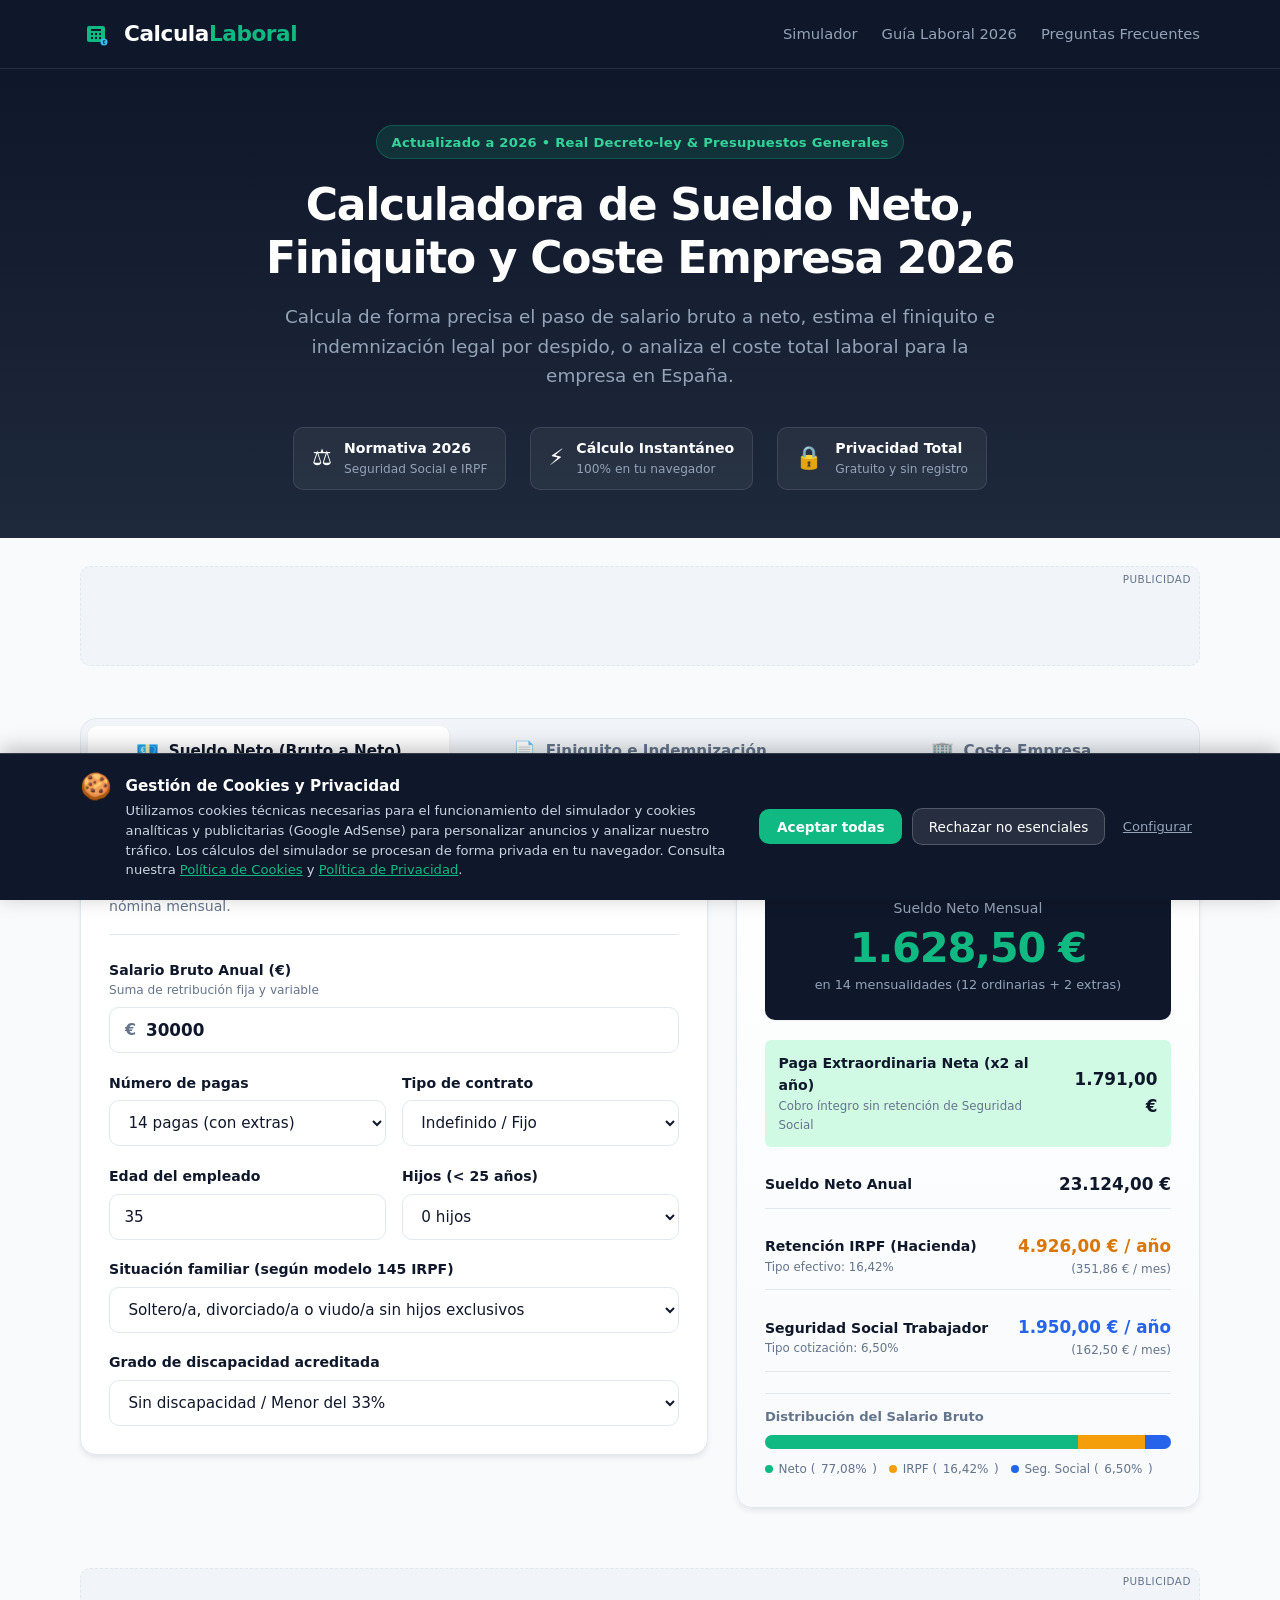
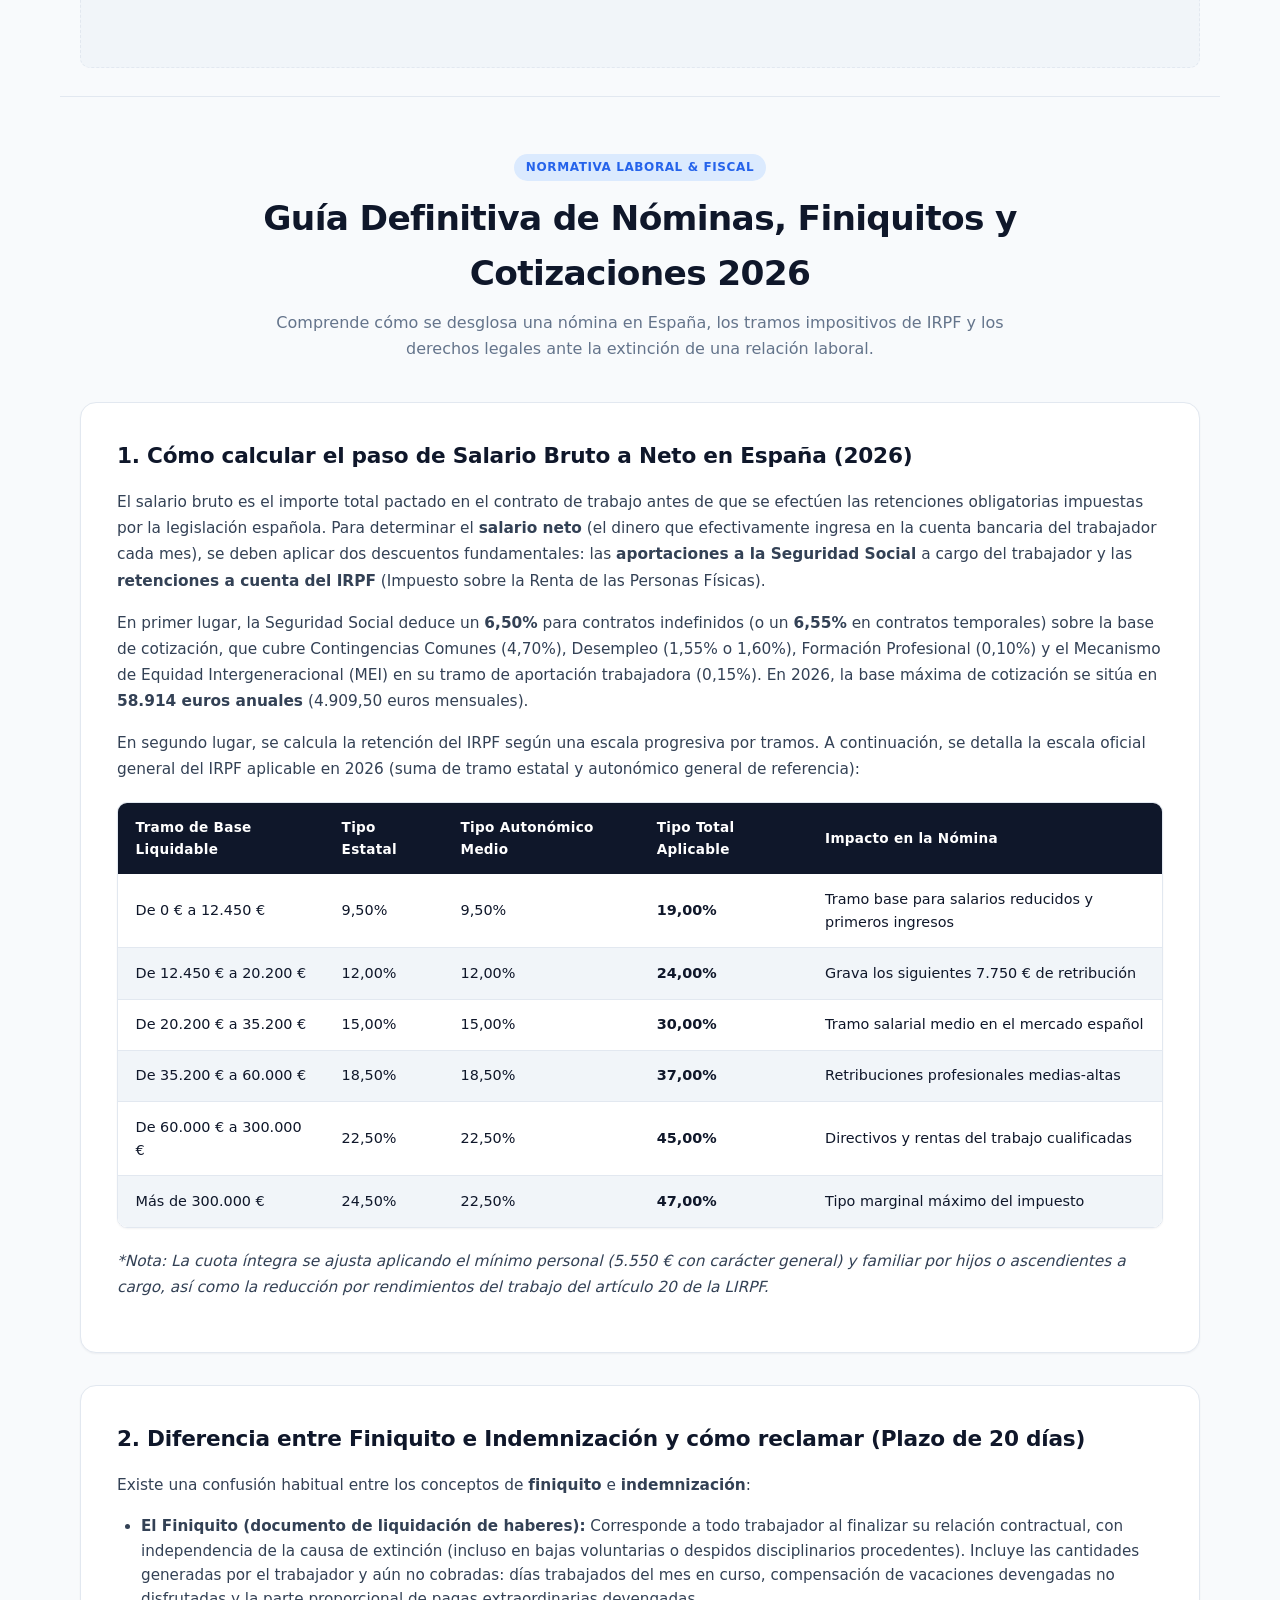
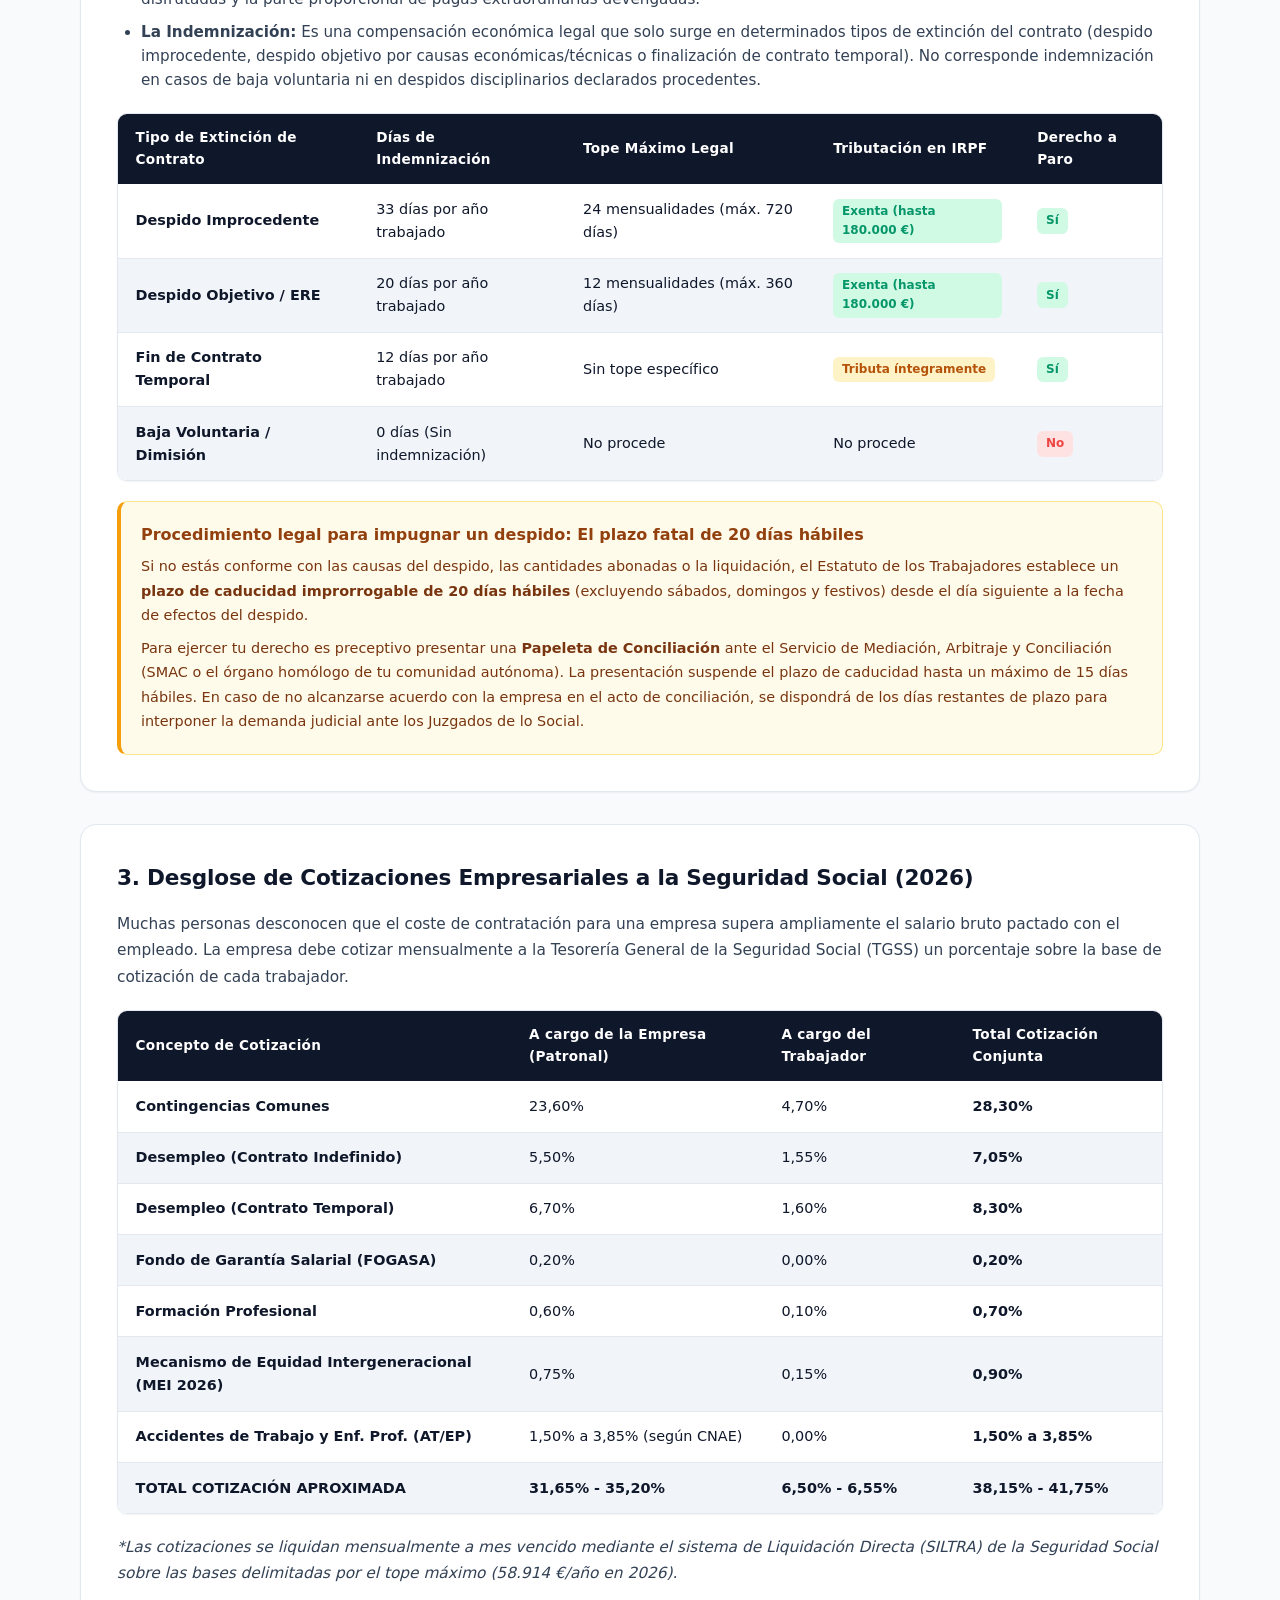
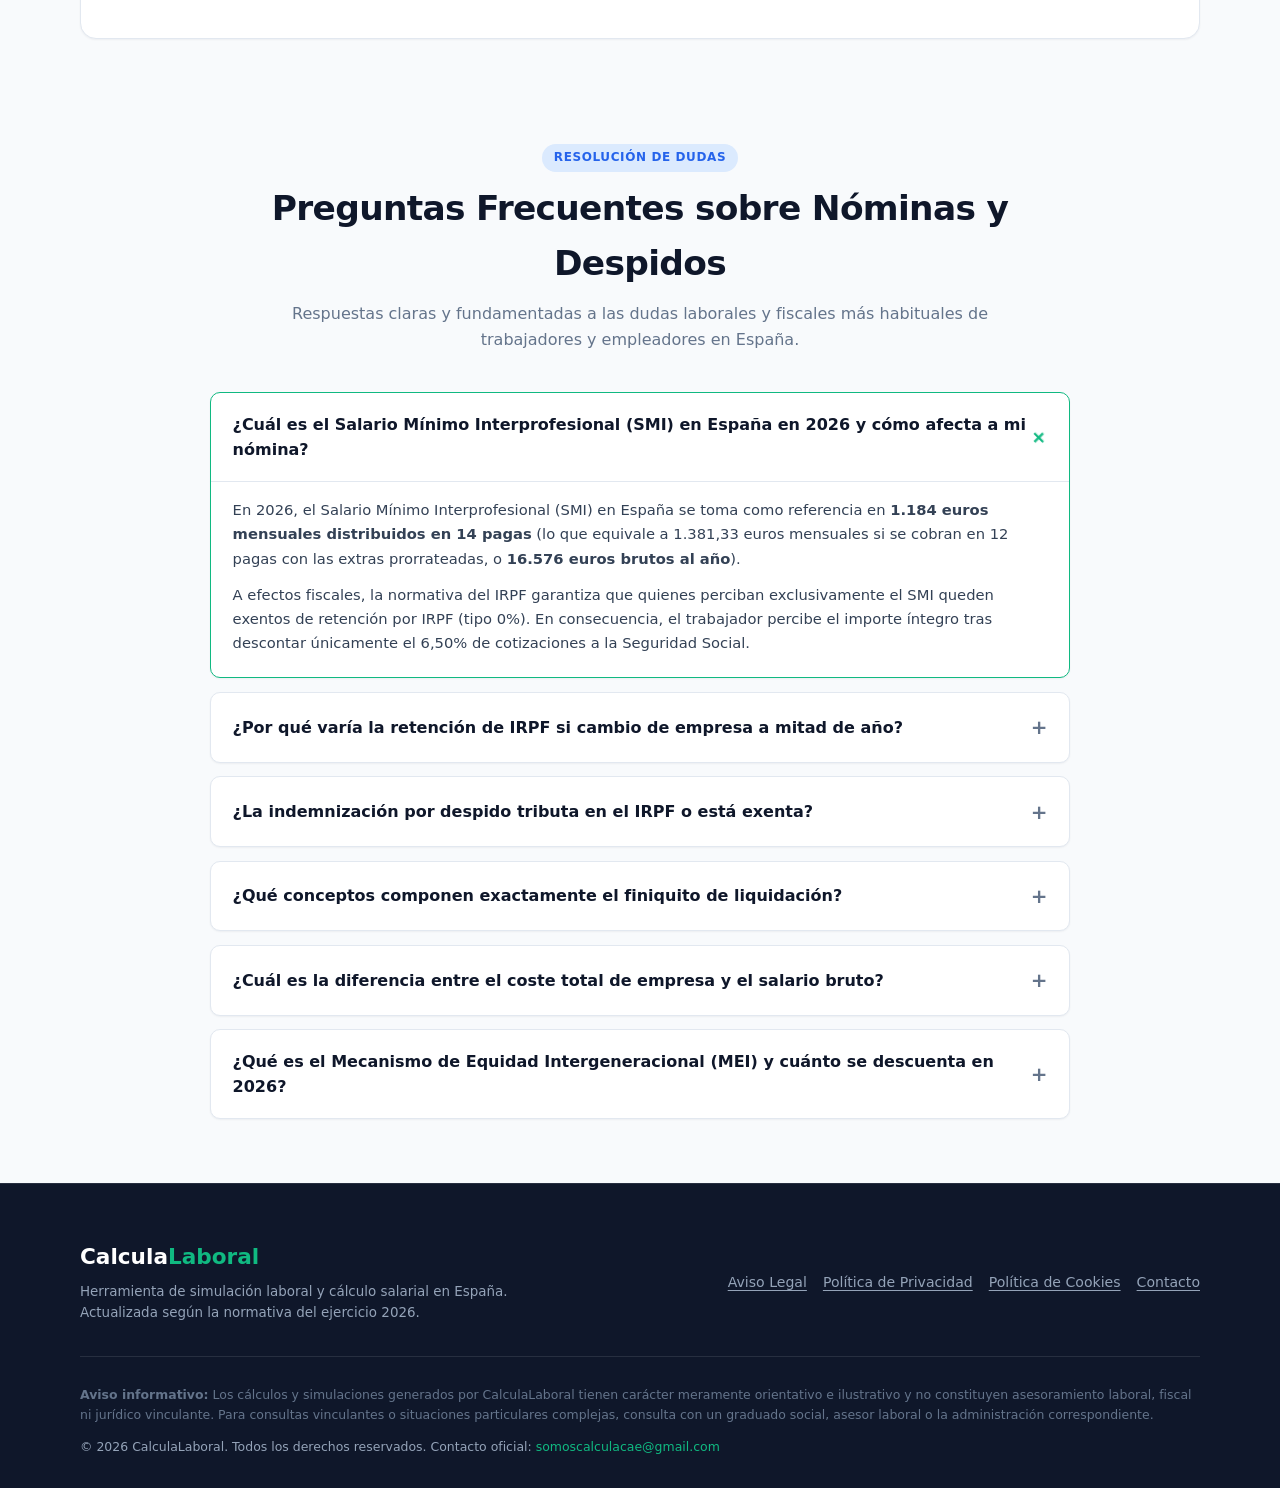
<file: index.html>
<!DOCTYPE html>
<html lang="es">
<head>
  <meta charset="UTF-8">
  <meta name="viewport" content="width=device-width, initial-scale=1.0">
  <title>Calculadora de Sueldo Neto, Finiquito y Coste Empresa 2026 | CalculaLaboral</title>
  <meta name="description" content="Calculadora laboral online actualizada a la normativa de 2026 en España. Calcula tu sueldo neto mensual y anual, tu finiquito e indemnización por despido y el coste real de empresa con IRPF y Seguridad Social.">
  <meta name="keywords" content="calculadora sueldo neto 2026, calcular finiquito españa, coste empresa trabajador 2026, retencion irpf 2026, indemnizacion despido, seguridad social 2026">
  <meta name="author" content="CalculaLaboral">
  <meta name="robots" content="index, follow">
  <link rel="canonical" href="https://calculalaboral.es/">

  <!-- Open Graph / Redes Sociales -->
  <meta property="og:type" content="website">
  <meta property="og:url" content="https://calculalaboral.es/">
  <meta property="og:title" content="Calculadora de Sueldo Neto, Finiquito y Coste Empresa 2026 | CalculaLaboral">
  <meta property="og:description" content="Simula al instante tu sueldo neto, finiquito por despido y coste total de empresa con la normativa laboral y fiscal española de 2026.">
  <meta property="og:locale" content="es_ES">

  <!-- Favicon SVG en línea -->
  <link rel="icon" type="image/svg+xml" href="data:image/svg+xml,%3Csvg xmlns='http://www.w3.org/2000/svg' viewBox='0 0 64 64'%3E%3Crect width='64' height='64' rx='14' fill='%230f172a'/%3E%3Cpath d='M18 16h28a4 4 0 0 1 4 4v24a4 4 0 0 1-4 4H18a4 4 0 0 1-4-4V20a4 4 0 0 1 4-4zm4 6v4h20v-4H22zm0 8v4h4v-4h-4zm8 0v4h4v-4h-4zm8 0v4h4v-4h-4zm-16 8v4h4v-4h-4zm8 0v4h4v-4h-4zm8 0v4h4v-4h-4z' fill='%2310b981'/%3E%3Ccircle cx='48' cy='48' r='7' fill='%2338bdf8'/%3E%3Ctext x='48' y='51' font-size='10' font-weight='bold' fill='%230f172a' text-anchor='middle' font-family='sans-serif'%3E€%3C/text%3E%3C/svg%3E">

  <!-- Hoja de estilos externa -->
  <link rel="stylesheet" href="styles.css">

  <!-- Verificación y Carga Segura de Google AdSense (Solo en HTTP/HTTPS para evitar bloqueo de AdSense en file://) -->
  <meta name="google-adsense-account" content="ca-pub-9732067719981961">
  <script>
    if (window.location.protocol === 'http:' || window.location.protocol === 'https:') {
      var adScript = document.createElement('script');
      adScript.async = true;
      adScript.src = 'https://pagead2.googlesyndication.com/pagead/js/adsbygoogle.js?client=ca-pub-9732067719981961';
      adScript.crossOrigin = 'anonymous';
      document.head.appendChild(adScript);
    }
  </script>

  <!-- Datos Estructurados Schema.org (JSON-LD) -->
  <script type="application/ld+json">
  {
    "@context": "https://schema.org",
    "@graph": [
      {
        "@type": "WebApplication",
        "@id": "https://calculalaboral.es/#webapp",
        "name": "CalculaLaboral - Calculadora Laboral España 2026",
        "url": "https://calculalaboral.es/",
        "applicationCategory": "FinanceApplication",
        "operatingSystem": "All",
        "browserRequirements": "Requires JavaScript. Requires HTML5.",
        "description": "Calculadora laboral interactiva para simular el salario neto de bruto a neto, finiquito e indemnizaciones por despido y coste total de empresa en España según la normativa 2026.",
        "offers": {
          "@type": "Offer",
          "price": "0",
          "priceCurrency": "EUR"
        }
      },
      {
        "@type": "FAQPage",
        "@id": "https://calculalaboral.es/#faq",
        "mainEntity": [
          {
            "@type": "Question",
            "name": "¿Cuál es el Salario Mínimo Interprofesional (SMI) en España en 2026 y cómo afecta a mi nómina?",
            "acceptedAnswer": {
              "@type": "Answer",
              "text": "El Salario Mínimo Interprofesional (SMI) en España en 2026 se sitúa de referencia en 1.184 € brutos mensuales en 14 pagas (1.381,33 € en 12 pagas, lo que equivale a 16.576 € brutos anuales). La normativa del IRPF exime de retención a quienes perciben el SMI sin ingresos adicionales, garantizando que el salario mínimo se cobre íntegro en términos netos sin descuento fiscal, cotizando únicamente el porcentaje correspondiente a la Seguridad Social."
            }
          },
          {
            "@type": "Question",
            "name": "¿Por qué varía la retención de IRPF si cambio de empresa a mitad de año?",
            "acceptedAnswer": {
              "@type": "Answer",
              "text": "Cuando cambias de empresa durante el año, la nueva empresa calcula tu tipo de retención basándose exclusivamente en lo que te va a pagar ella hasta final de año, no en lo que cobraste en la anterior. Por ello suele aplicar un tipo de IRPF inferior al que te corresponde por tus ingresos totales anuales. Al haber tenido dos pagadores, el límite obligatorio para presentar la Declaración de la Renta baja a 15.876 € anuales (si del segundo cobraste más de 1.500 €), lo que suele generar un resultado a pagar en la campaña de la Renta si no solicitas voluntariamente a tu nueva empresa subir tu retención."
            }
          },
          {
            "@type": "Question",
            "name": "¿La indemnización por despido tributa en el IRPF o está exenta?",
            "acceptedAnswer": {
              "@type": "Answer",
              "text": "Según el artículo 7.e de la Ley del IRPF, la indemnización por despido improcedente (33 días por año con tope de 24 mensualidades) y despido objetivo (20 días por año con tope de 12 mensualidades) está 100% exenta de tributar en el IRPF hasta el límite legal obligatorio fijado en el Estatuto de los Trabajadores, con un límite máximo absoluto de 180.000 euros. Cualquier importe acordado por encima del límite legal o que supere los 180.000 € tributará como rendimiento del trabajo."
            }
          },
          {
            "@type": "Question",
            "name": "¿Qué conceptos componen exactamente el finiquito de liquidación?",
            "acceptedAnswer": {
              "@type": "Answer",
              "text": "El finiquito está integrado por: 1) Los días trabajados del mes en el que se produce la baja y aún no cobrados; 2) La compensación económica por los días de vacaciones devengados en el año natural que no se hayan disfrutado (cotizan a la Seguridad Social y tributan a IRPF); y 3) La parte proporcional de las pagas extraordinarias devengadas y no percibidas (en contratos con pagas no prorrateadas). A esto se suma, si procede, la indemnización por despido correspondiente."
            }
          },
          {
            "@type": "Question",
            "name": "¿Cuál es la diferencia entre el coste total de empresa y el salario bruto?",
            "acceptedAnswer": {
              "@type": "Answer",
              "text": "El salario bruto es la remuneración íntegra pactada con el empleado antes de practicar deducciones. El coste total de empresa representa el gasto real que asume la compañía, que es la suma del salario bruto más las cotizaciones empresariales obligatorias a la Seguridad Social (contingencias comunes 23,60%, desempleo 5,50% o 6,70%, FOGASA 0,20%, formación profesional 0,60%, MEI patronal 0,75% y accidentes de trabajo/enfermedades profesionales según el sector). Por lo general, el coste total de empresa supera al salario bruto entre un 30% y un 35%."
            }
          },
          {
            "@type": "Question",
            "name": "¿Qué es el Mecanismo de Equidad Intergeneracional (MEI) y cuánto se descuenta en 2026?",
            "acceptedAnswer": {
              "@type": "Answer",
              "text": "El Mecanismo de Equidad Intergeneracional (MEI) es una cotización finalista introducida por la reforma de las pensiones para nutrir el Fondo de Reserva de la Seguridad Social. En el ejercicio 2026 se sitúa en un tipo total del 0,90% sobre la base de cotización de contingencias comunes, desglosado en un 0,75% a cargo de la empresa y un 0,15% a cargo del trabajador. Se aplica a todas las nóminas sin excepción."
            }
          }
        ]
      }
    ]
  }
  </script>
</head>
<body>

  <!-- Barra de Navegación -->
  <header class="site-header">
    <div class="header-inner container">
      <a href="#" class="brand-logo" aria-label="CalculaLaboral Inicio">
        <svg class="brand-icon" viewBox="0 0 64 64" width="32" height="32" aria-hidden="true">
          <rect width="64" height="64" rx="14" fill="#0f172a"/>
          <path d="M18 16h28a4 4 0 0 1 4 4v24a4 4 0 0 1-4 4H18a4 4 0 0 1-4-4V20a4 4 0 0 1 4-4zm4 6v4h20v-4H22zm0 8v4h4v-4h-4zm8 0v4h4v-4h-4zm8 0v4h4v-4h-4zm-16 8v4h4v-4h-4zm8 0v4h4v-4h-4zm8 0v4h4v-4h-4z" fill="#10b981"/>
          <circle cx="48" cy="48" r="7" fill="#38bdf8"/>
          <text x="48" y="51" font-size="10" font-weight="bold" fill="#0f172a" text-anchor="middle" font-family="sans-serif">€</text>
        </svg>
        <span class="brand-text">Calcula<span class="brand-accent">Laboral</span></span>
      </a>

      <nav class="site-nav" aria-label="Navegación principal">
        <a href="#simulador" class="nav-link">Simulador</a>
        <a href="#guia" class="nav-link">Guía Laboral 2026</a>
        <a href="#preguntas-frecuentes" class="nav-link">Preguntas Frecuentes</a>
      </nav>
    </div>
  </header>

  <!-- Sección Hero -->
  <section class="hero-section">
    <div class="container hero-content">
      <span class="hero-badge">Actualizado a 2026 &bull; Real Decreto-ley &amp; Presupuestos Generales</span>
      <h1 class="hero-title">Calculadora de Sueldo Neto, Finiquito y Coste Empresa 2026</h1>
      <p class="hero-subtitle">
        Calcula de forma precisa el paso de salario bruto a neto, estima el finiquito e indemnización legal por despido, o analiza el coste total laboral para la empresa en España.
      </p>

      <div class="trust-badges">
        <div class="trust-badge">
          <span class="trust-icon" aria-hidden="true">⚖️</span>
          <div class="trust-text">
            <strong>Normativa 2026</strong>
            <span>Seguridad Social e IRPF</span>
          </div>
        </div>
        <div class="trust-badge">
          <span class="trust-icon" aria-hidden="true">⚡</span>
          <div class="trust-text">
            <strong>Cálculo Instantáneo</strong>
            <span>100% en tu navegador</span>
          </div>
        </div>
        <div class="trust-badge">
          <span class="trust-icon" aria-hidden="true">🔒</span>
          <div class="trust-text">
            <strong>Privacidad Total</strong>
            <span>Gratuito y sin registro</span>
          </div>
        </div>
      </div>
    </div>
  </section>

  <!-- Anuncio Superior -->
  <div class="container">
    <div class="ad-slot ad-top" aria-label="Espacio publicitario superior">
      <span class="ad-disclaimer">Publicidad</span>
      <!-- Inserción AdSense Responsiva -->
      <ins class="adsbygoogle"
           style="display:block"
           data-ad-client="ca-pub-9732067719981961"
           data-ad-slot="1234567890"
           data-ad-format="auto"
           data-full-width-responsive="true"></ins>
    </div>
  </div>

  <!-- Contenedor Principal del Simulador -->
  <main id="simulador" class="simulator-wrapper container">
    <div class="tabs-header" role="tablist" aria-label="Opciones de cálculo laboral">
      <button type="button" class="tab-btn active" id="btn-tab-neto" role="tab" aria-selected="true" aria-controls="panel-neto" data-tab="panel-neto">
        <span class="tab-btn-icon" aria-hidden="true">💶</span>
        <span class="tab-btn-label">Sueldo Neto (Bruto a Neto)</span>
      </button>
      <button type="button" class="tab-btn" id="btn-tab-finiquito" role="tab" aria-selected="false" aria-controls="panel-finiquito" data-tab="panel-finiquito">
        <span class="tab-btn-icon" aria-hidden="true">📄</span>
        <span class="tab-btn-label">Finiquito e Indemnización</span>
      </button>
      <button type="button" class="tab-btn" id="btn-tab-empresa" role="tab" aria-selected="false" aria-controls="panel-empresa" data-tab="panel-empresa">
        <span class="tab-btn-icon" aria-hidden="true">🏢</span>
        <span class="tab-btn-label">Coste Empresa</span>
      </button>
    </div>

    <!-- PANEL 1: SUELDO NETO -->
    <div class="tab-panel active" id="panel-neto" role="tabpanel" aria-labelledby="btn-tab-neto">
      <div class="calc-grid">
        <!-- Formulario Izquierda -->
        <div class="calc-form-card">
          <div class="card-header">
            <h2 class="card-title">Datos para el cálculo del Sueldo Neto</h2>
            <p class="card-description">Introduce tu salario bruto anual y circunstancias personales para estimar tu nómina mensual.</p>
          </div>

          <form id="form-neto" class="calc-form" onsubmit="return false;">
            <div class="form-group">
              <label for="neto-bruto" class="form-label">
                Salario Bruto Anual (€)
                <span class="label-hint">Suma de retribución fija y variable</span>
              </label>
              <div class="input-prefix-wrapper">
                <span class="input-affix">€</span>
                <input type="number" id="neto-bruto" class="form-input has-affix" value="30000" min="0" max="1000000" step="500" required>
              </div>
            </div>

            <div class="form-row">
              <div class="form-group col-half">
                <label for="neto-pagas" class="form-label">Número de pagas</label>
                <select id="neto-pagas" class="form-select">
                  <option value="14" selected>14 pagas (con extras)</option>
                  <option value="12">12 pagas (prorrateadas)</option>
                </select>
              </div>

              <div class="form-group col-half">
                <label for="neto-contrato" class="form-label">Tipo de contrato</label>
                <select id="neto-contrato" class="form-select">
                  <option value="indefinido" selected>Indefinido / Fijo</option>
                  <option value="temporal">Temporal / Duración det.</option>
                </select>
              </div>
            </div>

            <div class="form-row">
              <div class="form-group col-half">
                <label for="neto-edad" class="form-label">Edad del empleado</label>
                <input type="number" id="neto-edad" class="form-input" value="35" min="16" max="99">
              </div>

              <div class="form-group col-half">
                <label for="neto-hijos" class="form-label">Hijos (&lt; 25 años)</label>
                <select id="neto-hijos" class="form-select">
                  <option value="0" selected>0 hijos</option>
                  <option value="1">1 hijo</option>
                  <option value="2">2 hijos</option>
                  <option value="3">3 hijos</option>
                  <option value="4">4 o más hijos</option>
                </select>
              </div>
            </div>

            <div class="form-group">
              <label for="neto-situacion" class="form-label">Situación familiar (según modelo 145 IRPF)</label>
              <select id="neto-situacion" class="form-select">
                <option value="soltero" selected>Soltero/a, divorciado/a o viudo/a sin hijos exclusivos</option>
                <option value="casado_sin_ingresos">Casado/a cuyo cónyuge no percibe más de 1.500 € anuales</option>
                <option value="otros">Otras situaciones familiares (ej. cónyuge con ingresos propios)</option>
              </select>
            </div>

            <div class="form-group">
              <label for="neto-discapacidad" class="form-label">Grado de discapacidad acreditada</label>
              <select id="neto-discapacidad" class="form-select">
                <option value="ninguna" selected>Sin discapacidad / Menor del 33%</option>
                <option value="33_65">Discapacidad del 33% al 65%</option>
                <option value="mas_65">Discapacidad mayor del 65% o movilidad reducida</option>
              </select>
            </div>
          </form>
        </div>

        <!-- Resultados Derecha -->
        <div class="calc-results-card">
          <div class="results-header">
            <span class="results-tag">Resultado Estimado 2026</span>
            <div class="main-metric">
              <span class="metric-caption">Sueldo Neto Mensual</span>
              <div class="metric-number" id="res-neto-mensual">0,00 €</div>
              <span class="metric-sub" id="res-neto-sub-pagas">en 14 mensualidades</span>
            </div>
          </div>

          <div class="results-body">
            <div class="result-row highlight-row" id="row-paga-extra">
              <span class="row-label">
                Paga Extraordinaria Neta (x2 al año)
                <small class="row-subtext">Cobro íntegro sin retención de Seguridad Social</small>
              </span>
              <strong class="row-value" id="res-neto-extra">0,00 €</strong>
            </div>

            <div class="result-row">
              <span class="row-label">Sueldo Neto Anual</span>
              <strong class="row-value" id="res-neto-anual">0,00 €</strong>
            </div>

            <div class="result-row">
              <span class="row-label">
                Retención IRPF (Hacienda)
                <small class="row-subtext" id="res-irpf-porcentaje">Tipo efectivo: 0,00%</small>
              </span>
              <div class="row-value-group">
                <strong class="row-value text-amber" id="res-irpf-anual">0,00 € / año</strong>
                <span class="row-value-sub" id="res-irpf-mensual">(0,00 € / mes)</span>
              </div>
            </div>

            <div class="result-row">
              <span class="row-label">
                Seguridad Social Trabajador
                <small class="row-subtext" id="res-ss-porcentaje">Tipo cotización: 6,50%</small>
              </span>
              <div class="row-value-group">
                <strong class="row-value text-blue" id="res-ss-anual">0,00 € / año</strong>
                <span class="row-value-sub" id="res-ss-mensual">(0,00 € / mes)</span>
              </div>
            </div>

            <!-- Barra de Distribución -->
            <div class="distribution-section">
              <span class="distribution-title">Distribución del Salario Bruto</span>
              <div class="multi-progress-bar" role="progressbar" aria-label="Distribución de sueldo bruto">
                <div class="bar-segment bar-neto" id="bar-neto-pct" style="width: 75%;"></div>
                <div class="bar-segment bar-irpf" id="bar-irpf-pct" style="width: 18.5%;"></div>
                <div class="bar-segment bar-ss" id="bar-ss-pct" style="width: 6.5%;"></div>
              </div>
              <div class="progress-legend">
                <div class="legend-item"><span class="dot dot-neto"></span> Neto (<span id="leg-neto">0%</span>)</div>
                <div class="legend-item"><span class="dot dot-irpf"></span> IRPF (<span id="leg-irpf">0%</span>)</div>
                <div class="legend-item"><span class="dot dot-ss"></span> Seg. Social (<span id="leg-ss">0%</span>)</div>
              </div>
            </div>
          </div>
        </div>
      </div>
    </div>

    <!-- PANEL 2: FINIQUITO E INDEMNIZACIÓN -->
    <div class="tab-panel" id="panel-finiquito" role="tabpanel" aria-labelledby="btn-tab-finiquito">
      <div class="calc-grid">
        <!-- Formulario Izquierda -->
        <div class="calc-form-card">
          <div class="card-header">
            <h2 class="card-title">Datos de Extinción de Contrato</h2>
            <p class="card-description">Calcula la liquidación de finiquito y la indemnización legal que te corresponde.</p>
          </div>

          <form id="form-finiquito" class="calc-form" onsubmit="return false;">
            <div class="form-group">
              <label for="fin-bruto" class="form-label">
                Salario Bruto Anual (€)
                <span class="label-hint">Último salario bruto anualizado percibido</span>
              </label>
              <div class="input-prefix-wrapper">
                <span class="input-affix">€</span>
                <input type="number" id="fin-bruto" class="form-input has-affix" value="28000" min="0" max="1000000" step="500" required>
              </div>
            </div>

            <div class="form-row">
              <div class="form-group col-half">
                <label for="fin-inicio" class="form-label">Fecha de inicio de contrato</label>
                <input type="date" id="fin-inicio" class="form-input" value="2022-01-15" required>
              </div>

              <div class="form-group col-half">
                <label for="fin-fin" class="form-label">Fecha de fin de contrato</label>
                <input type="date" id="fin-fin" class="form-input" value="2026-10-26" required>
              </div>
            </div>

            <div class="form-group">
              <label for="fin-motivo" class="form-label">Motivo de extinción del contrato</label>
              <select id="fin-motivo" class="form-select">
                <option value="improcedente" selected>Despido improcedente (33 días/año &bull; máx. 24 meses)</option>
                <option value="objetivo">Despido objetivo o por causas económicas/ERE (20 días/año &bull; máx. 12 meses)</option>
                <option value="temporal">Fin de contrato temporal / obra o servicio (12 días/año)</option>
                <option value="voluntaria">Baja voluntaria o dimisión (Sin indemnización legal)</option>
              </select>
            </div>

            <div class="form-row">
              <div class="form-group col-half">
                <label for="fin-pagas" class="form-label">Modalidad de pagas extras</label>
                <select id="fin-pagas" class="form-select">
                  <option value="14" selected>14 pagas (sin prorratear)</option>
                  <option value="12">12 pagas (prorrateadas)</option>
                </select>
              </div>

              <div class="form-group col-half">
                <label for="fin-vacaciones" class="form-label">Vacaciones disfrutadas este año</label>
                <input type="number" id="fin-vacaciones" class="form-input" value="10" min="0" max="35">
              </div>
            </div>
          </form>
        </div>

        <!-- Resultados Derecha -->
        <div class="calc-results-card">
          <div class="results-header">
            <span class="results-tag">Total a Percibir</span>
            <div class="main-metric">
              <span class="metric-caption">Estimación Total a Cobrar (Bruto + Exento)</span>
              <div class="metric-number" id="res-fin-total">0,00 €</div>
              <span class="metric-sub" id="res-fin-antiguedad">Antigüedad calculada: 0 años y 0 meses</span>
            </div>
          </div>

          <div class="results-body">
            <div class="result-row highlight-emerald">
              <span class="row-label">
                Indemnización Legal por Despido
                <small class="row-subtext" id="res-fin-dias-indem">Días computados de indemnización: 0</small>
              </span>
              <div class="row-value-group">
                <strong class="row-value text-emerald" id="res-fin-indemnizacion">0,00 €</strong>
                <span class="row-value-sub badge-exento">Exenta de IRPF</span>
              </div>
            </div>

            <div class="result-row">
              <span class="row-label">
                Finiquito de Liquidación (Bruto)
                <small class="row-subtext">Sujeto a cotización y retención de IRPF</small>
              </span>
              <strong class="row-value" id="res-fin-finiquito-bruto">0,00 €</strong>
            </div>

            <div class="sub-breakdown">
              <div class="sub-row">
                <span class="sub-label">&bull; Salario mes en curso (<span id="res-dias-mes">0</span> días trabajados):</span>
                <span class="sub-value" id="res-fin-salario-mes">0,00 €</span>
              </div>
              <div class="sub-row">
                <span class="sub-label">&bull; Vacaciones no disfrutadas (<span id="res-dias-vac-pendientes">0</span> días pendientes):</span>
                <span class="sub-value" id="res-fin-vacaciones-val">0,00 €</span>
              </div>
              <div class="sub-row">
                <span class="sub-label">&bull; Pagas extras proporcionales devengadas:</span>
                <span class="sub-value" id="res-fin-pagas-extra">0,00 €</span>
              </div>
            </div>

            <div class="info-callout">
              <span class="callout-icon" aria-hidden="true">💡</span>
              <p class="callout-text">
                <strong>Plazo de reclamación:</strong> Tienes exactamente <strong>20 días hábiles</strong> desde la fecha de efectos de la baja para impugnar el despido mediante papeleta de conciliación ante el SMAC.
              </p>
            </div>
          </div>
        </div>
      </div>
    </div>

    <!-- PANEL 3: COSTE EMPRESA -->
    <div class="tab-panel" id="panel-empresa" role="tabpanel" aria-labelledby="btn-tab-empresa">
      <div class="calc-grid">
        <!-- Formulario Izquierda -->
        <div class="calc-form-card">
          <div class="card-header">
            <h2 class="card-title">Simulador de Coste Salarial y Cotizaciones</h2>
            <p class="card-description">Descubre el coste real anual y mensual que asume la empresa para contratar a un trabajador.</p>
          </div>

          <form id="form-empresa" class="calc-form" onsubmit="return false;">
            <div class="form-group">
              <label for="emp-bruto" class="form-label">
                Salario Bruto Anual pactado (€)
                <span class="label-hint">Retribución íntegra del empleado</span>
              </label>
              <div class="input-prefix-wrapper">
                <span class="input-affix">€</span>
                <input type="number" id="emp-bruto" class="form-input has-affix" value="30000" min="0" max="1000000" step="500" required>
              </div>
            </div>

            <div class="form-group">
              <label for="emp-contrato" class="form-label">Modalidad de Contratación</label>
              <select id="emp-contrato" class="form-select">
                <option value="indefinido" selected>Contrato Indefinido (Desempleo patronal: 5,50%)</option>
                <option value="temporal">Contrato de duración determinada (Desempleo patronal: 6,70%)</option>
              </select>
            </div>

            <div class="form-group">
              <label for="emp-sector" class="form-label">Tarifa AT y EP (Accidentes de Trabajo / Riesgo Sectorial)</label>
              <select id="emp-sector" class="form-select">
                <option value="1.50" selected>Oficinas, despacho, software y administración (1,50%)</option>
                <option value="2.00">Comercio, hostelería, transporte ligero y servicios (2,00%)</option>
                <option value="3.85">Construcción, industria pesada, minería y metalurgia (3,85%)</option>
              </select>
            </div>
          </form>
        </div>

        <!-- Resultados Derecha -->
        <div class="calc-results-card">
          <div class="results-header">
            <span class="results-tag">Coste Total Empresarial</span>
            <div class="main-metric">
              <span class="metric-caption">Coste Anual para la Empresa</span>
              <div class="metric-number" id="res-emp-coste-anual">0,00 €</div>
              <span class="metric-sub" id="res-emp-coste-mensual">Equivale a 0,00 € / mes (12 meses)</span>
            </div>
          </div>

          <div class="results-body">
            <div class="result-row">
              <span class="row-label">Salario Bruto del Trabajador</span>
              <strong class="row-value" id="res-emp-bruto-val">0,00 €</strong>
            </div>

            <div class="result-row highlight-row">
              <span class="row-label">
                Seguridad Social a cargo de la Empresa
                <small class="row-subtext" id="res-emp-ss-tipo">Tipo total patronal: 31,65%</small>
              </span>
              <div class="row-value-group">
                <strong class="row-value text-blue" id="res-emp-ss-anual">0,00 € / año</strong>
                <span class="row-value-sub" id="res-emp-ss-mensual">(0,00 € / mes)</span>
              </div>
            </div>

            <div class="sub-breakdown">
              <div class="sub-row">
                <span class="sub-label">&bull; Contingencias comunes (23,60%):</span>
                <span class="sub-value" id="res-emp-cc">0,00 €</span>
              </div>
              <div class="sub-row">
                <span class="sub-label">&bull; Desempleo (<span id="res-emp-tipo-desempleo">5,50%</span>):</span>
                <span class="sub-value" id="res-emp-desempleo">0,00 €</span>
              </div>
              <div class="sub-row">
                <span class="sub-label">&bull; FOGASA (0,20%) + Formación Profesional (0,60%):</span>
                <span class="sub-value" id="res-emp-fogasa-fp">0,00 €</span>
              </div>
              <div class="sub-row">
                <span class="sub-label">&bull; MEI patronal 2026 (0,75%):</span>
                <span class="sub-value" id="res-emp-mei">0,00 €</span>
              </div>
              <div class="sub-row">
                <span class="sub-label">&bull; Accidentes de trabajo y EP (<span id="res-emp-tipo-atep">1,50%</span>):</span>
                <span class="sub-value" id="res-emp-atep">0,00 €</span>
              </div>
            </div>

            <div class="result-row">
              <span class="row-label">
                Sueldo Neto estimado que recibe el empleado
                <small class="row-subtext">Tras descontar IRPF y aportación de trabajador</small>
              </span>
              <strong class="row-value text-emerald" id="res-emp-neto-empleado">0,00 €</strong>
            </div>

            <!-- Comparativa Visual del Gasto -->
            <div class="distribution-section">
              <span class="distribution-title">¿A dónde va cada euro que paga la empresa?</span>
              <div class="multi-progress-bar" role="progressbar" aria-label="Desglose del coste de empresa">
                <div class="bar-segment bar-neto" id="bar-emp-neto-pct" style="width: 58%;"></div>
                <div class="bar-segment bar-irpf" id="bar-emp-irpf-pct" style="width: 15%;"></div>
                <div class="bar-segment bar-ss" id="bar-emp-ss-trab-pct" style="width: 5%;"></div>
                <div class="bar-segment bar-empresa" id="bar-emp-ss-patr-pct" style="width: 22%;"></div>
              </div>
              <div class="progress-legend">
                <div class="legend-item"><span class="dot dot-neto"></span> Neto empleado (<span id="leg-emp-neto">0%</span>)</div>
                <div class="legend-item"><span class="dot dot-irpf"></span> IRPF (<span id="leg-emp-irpf">0%</span>)</div>
                <div class="legend-item"><span class="dot dot-ss"></span> SS Trabajador (<span id="leg-emp-sstrab">0%</span>)</div>
                <div class="legend-item"><span class="dot dot-empresa"></span> SS Empresa (<span id="leg-emp-sspatr">0%</span>)</div>
              </div>
            </div>
          </div>
        </div>
      </div>
    </div>
  </main>

  <!-- Anuncio Inferior -->
  <div class="container">
    <div class="ad-slot ad-bottom" aria-label="Espacio publicitario inferior">
      <span class="ad-disclaimer">Publicidad</span>
      <!-- Inserción AdSense Responsiva -->
      <ins class="adsbygoogle"
           style="display:block"
           data-ad-client="ca-pub-9732067719981961"
           data-ad-slot="0987654321"
           data-ad-format="auto"
           data-full-width-responsive="true"></ins>
    </div>
  </div>

  <!-- Sección de Guía Laboral y Fiscal 2026 -->
  <section id="guia" class="guide-section container">
    <div class="section-header">
      <span class="section-tag">Normativa Laboral &amp; Fiscal</span>
      <h2 class="section-title">Guía Definitiva de Nóminas, Finiquitos y Cotizaciones 2026</h2>
      <p class="section-description">
        Comprende cómo se desglosa una nómina en España, los tramos impositivos de IRPF y los derechos legales ante la extinción de una relación laboral.
      </p>
    </div>

    <article class="guide-block">
      <h3>1. Cómo calcular el paso de Salario Bruto a Neto en España (2026)</h3>
      <p>
        El salario bruto es el importe total pactado en el contrato de trabajo antes de que se efectúen las retenciones obligatorias impuestas por la legislación española. Para determinar el <strong>salario neto</strong> (el dinero que efectivamente ingresa en la cuenta bancaria del trabajador cada mes), se deben aplicar dos descuentos fundamentales: las <strong>aportaciones a la Seguridad Social</strong> a cargo del trabajador y las <strong>retenciones a cuenta del IRPF</strong> (Impuesto sobre la Renta de las Personas Físicas).
      </p>
      <p>
        En primer lugar, la Seguridad Social deduce un <strong>6,50%</strong> para contratos indefinidos (o un <strong>6,55%</strong> en contratos temporales) sobre la base de cotización, que cubre Contingencias Comunes (4,70%), Desempleo (1,55% o 1,60%), Formación Profesional (0,10%) y el Mecanismo de Equidad Intergeneracional (MEI) en su tramo de aportación trabajadora (0,15%). En 2026, la base máxima de cotización se sitúa en <strong>58.914 euros anuales</strong> (4.909,50 euros mensuales).
      </p>
      <p>
        En segundo lugar, se calcula la retención del IRPF según una escala progresiva por tramos. A continuación, se detalla la escala oficial general del IRPF aplicable en 2026 (suma de tramo estatal y autonómico general de referencia):
      </p>

      <!-- TABLA 1: TRAMOS IRPF 2026 -->
      <div class="table-responsive">
        <table class="guide-table">
          <thead>
            <tr>
              <th scope="col">Tramo de Base Liquidable</th>
              <th scope="col">Tipo Estatal</th>
              <th scope="col">Tipo Autonómico Medio</th>
              <th scope="col">Tipo Total Aplicable</th>
              <th scope="col">Impacto en la Nómina</th>
            </tr>
          </thead>
          <tbody>
            <tr>
              <td>De 0 € a 12.450 €</td>
              <td>9,50%</td>
              <td>9,50%</td>
              <td><strong>19,00%</strong></td>
              <td>Tramo base para salarios reducidos y primeros ingresos</td>
            </tr>
            <tr>
              <td>De 12.450 € a 20.200 €</td>
              <td>12,00%</td>
              <td>12,00%</td>
              <td><strong>24,00%</strong></td>
              <td>Grava los siguientes 7.750 € de retribución</td>
            </tr>
            <tr>
              <td>De 20.200 € a 35.200 €</td>
              <td>15,00%</td>
              <td>15,00%</td>
              <td><strong>30,00%</strong></td>
              <td>Tramo salarial medio en el mercado español</td>
            </tr>
            <tr>
              <td>De 35.200 € a 60.000 €</td>
              <td>18,50%</td>
              <td>18,50%</td>
              <td><strong>37,00%</strong></td>
              <td>Retribuciones profesionales medias-altas</td>
            </tr>
            <tr>
              <td>De 60.000 € a 300.000 €</td>
              <td>22,50%</td>
              <td>22,50%</td>
              <td><strong>45,00%</strong></td>
              <td>Directivos y rentas del trabajo cualificadas</td>
            </tr>
            <tr>
              <td>Más de 300.000 €</td>
              <td>24,50%</td>
              <td>22,50%</td>
              <td><strong>47,00%</strong></td>
              <td>Tipo marginal máximo del impuesto</td>
            </tr>
          </tbody>
        </table>
      </div>
      <p class="table-caption">
        *Nota: La cuota íntegra se ajusta aplicando el mínimo personal (5.550 € con carácter general) y familiar por hijos o ascendientes a cargo, así como la reducción por rendimientos del trabajo del artículo 20 de la LIRPF.
      </p>
    </article>

    <article class="guide-block">
      <h3>2. Diferencia entre Finiquito e Indemnización y cómo reclamar (Plazo de 20 días)</h3>
      <p>
        Existe una confusión habitual entre los conceptos de <strong>finiquito</strong> e <strong>indemnización</strong>:
      </p>
      <ul>
        <li>
          <strong>El Finiquito (documento de liquidación de haberes):</strong> Corresponde a todo trabajador al finalizar su relación contractual, con independencia de la causa de extinción (incluso en bajas voluntarias o despidos disciplinarios procedentes). Incluye las cantidades generadas por el trabajador y aún no cobradas: días trabajados del mes en curso, compensación de vacaciones devengadas no disfrutadas y la parte proporcional de pagas extraordinarias devengadas.
        </li>
        <li>
          <strong>La Indemnización:</strong> Es una compensación económica legal que solo surge en determinados tipos de extinción del contrato (despido improcedente, despido objetivo por causas económicas/técnicas o finalización de contrato temporal). No corresponde indemnización en casos de baja voluntaria ni en despidos disciplinarios declarados procedentes.
        </li>
      </ul>

      <!-- TABLA 2: TIPOS DE EXTINCIÓN E INDEMNIZACIONES -->
      <div class="table-responsive">
        <table class="guide-table">
          <thead>
            <tr>
              <th scope="col">Tipo de Extinción de Contrato</th>
              <th scope="col">Días de Indemnización</th>
              <th scope="col">Tope Máximo Legal</th>
              <th scope="col">Tributación en IRPF</th>
              <th scope="col">Derecho a Paro</th>
            </tr>
          </thead>
          <tbody>
            <tr>
              <td><strong>Despido Improcedente</strong></td>
              <td>33 días por año trabajado</td>
              <td>24 mensualidades (máx. 720 días)</td>
              <td><span class="badge badge-success">Exenta (hasta 180.000 €)</span></td>
              <td><span class="badge badge-success">Sí</span></td>
            </tr>
            <tr>
              <td><strong>Despido Objetivo / ERE</strong></td>
              <td>20 días por año trabajado</td>
              <td>12 mensualidades (máx. 360 días)</td>
              <td><span class="badge badge-success">Exenta (hasta 180.000 €)</span></td>
              <td><span class="badge badge-success">Sí</span></td>
            </tr>
            <tr>
              <td><strong>Fin de Contrato Temporal</strong></td>
              <td>12 días por año trabajado</td>
              <td>Sin tope específico</td>
              <td><span class="badge badge-warning">Tributa íntegramente</span></td>
              <td><span class="badge badge-success">Sí</span></td>
            </tr>
            <tr>
              <td><strong>Baja Voluntaria / Dimisión</strong></td>
              <td>0 días (Sin indemnización)</td>
              <td>No procede</td>
              <td>No procede</td>
              <td><span class="badge badge-danger">No</span></td>
            </tr>
          </tbody>
        </table>
      </div>

      <div class="guide-alert">
        <h4>Procedimiento legal para impugnar un despido: El plazo fatal de 20 días hábiles</h4>
        <p>
          Si no estás conforme con las causas del despido, las cantidades abonadas o la liquidación, el Estatuto de los Trabajadores establece un <strong>plazo de caducidad improrrogable de 20 días hábiles</strong> (excluyendo sábados, domingos y festivos) desde el día siguiente a la fecha de efectos del despido.
        </p>
        <p>
          Para ejercer tu derecho es preceptivo presentar una <strong>Papeleta de Conciliación</strong> ante el Servicio de Mediación, Arbitraje y Conciliación (SMAC o el órgano homólogo de tu comunidad autónoma). La presentación suspende el plazo de caducidad hasta un máximo de 15 días hábiles. En caso de no alcanzarse acuerdo con la empresa en el acto de conciliación, se dispondrá de los días restantes de plazo para interponer la demanda judicial ante los Juzgados de lo Social.
        </p>
      </div>
    </article>

    <article class="guide-block">
      <h3>3. Desglose de Cotizaciones Empresariales a la Seguridad Social (2026)</h3>
      <p>
        Muchas personas desconocen que el coste de contratación para una empresa supera ampliamente el salario bruto pactado con el empleado. La empresa debe cotizar mensualmente a la Tesorería General de la Seguridad Social (TGSS) un porcentaje sobre la base de cotización de cada trabajador.
      </p>

      <!-- TABLA 3: DESGLOSE DE COTIZACIONES SEGURIDAD SOCIAL 2026 -->
      <div class="table-responsive">
        <table class="guide-table">
          <thead>
            <tr>
              <th scope="col">Concepto de Cotización</th>
              <th scope="col">A cargo de la Empresa (Patronal)</th>
              <th scope="col">A cargo del Trabajador</th>
              <th scope="col">Total Cotización Conjunta</th>
            </tr>
          </thead>
          <tbody>
            <tr>
              <td><strong>Contingencias Comunes</strong></td>
              <td>23,60%</td>
              <td>4,70%</td>
              <td><strong>28,30%</strong></td>
            </tr>
            <tr>
              <td><strong>Desempleo (Contrato Indefinido)</strong></td>
              <td>5,50%</td>
              <td>1,55%</td>
              <td><strong>7,05%</strong></td>
            </tr>
            <tr>
              <td><strong>Desempleo (Contrato Temporal)</strong></td>
              <td>6,70%</td>
              <td>1,60%</td>
              <td><strong>8,30%</strong></td>
            </tr>
            <tr>
              <td><strong>Fondo de Garantía Salarial (FOGASA)</strong></td>
              <td>0,20%</td>
              <td>0,00%</td>
              <td><strong>0,20%</strong></td>
            </tr>
            <tr>
              <td><strong>Formación Profesional</strong></td>
              <td>0,60%</td>
              <td>0,10%</td>
              <td><strong>0,70%</strong></td>
            </tr>
            <tr>
              <td><strong>Mecanismo de Equidad Intergeneracional (MEI 2026)</strong></td>
              <td>0,75%</td>
              <td>0,15%</td>
              <td><strong>0,90%</strong></td>
            </tr>
            <tr>
              <td><strong>Accidentes de Trabajo y Enf. Prof. (AT/EP)</strong></td>
              <td>1,50% a 3,85% (según CNAE)</td>
              <td>0,00%</td>
              <td><strong>1,50% a 3,85%</strong></td>
            </tr>
            <tr class="table-total-row">
              <td><strong>TOTAL COTIZACIÓN APROXIMADA</strong></td>
              <td><strong>31,65% - 35,20%</strong></td>
              <td><strong>6,50% - 6,55%</strong></td>
              <td><strong>38,15% - 41,75%</strong></td>
            </tr>
          </tbody>
        </table>
      </div>
      <p class="table-caption">
        *Las cotizaciones se liquidan mensualmente a mes vencido mediante el sistema de Liquidación Directa (SILTRA) de la Seguridad Social sobre las bases delimitadas por el tope máximo (58.914 €/año en 2026).
      </p>
    </article>
  </section>

  <!-- Sección de Preguntas Frecuentes (FAQ) -->
  <section id="preguntas-frecuentes" class="faq-section container">
    <div class="section-header">
      <span class="section-tag">Resolución de Dudas</span>
      <h2 class="section-title">Preguntas Frecuentes sobre Nóminas y Despidos</h2>
      <p class="section-description">
        Respuestas claras y fundamentadas a las dudas laborales y fiscales más habituales de trabajadores y empleadores en España.
      </p>
    </div>

    <div class="faq-accordion-list">
      <details class="faq-item" open>
        <summary class="faq-question">
          <span>¿Cuál es el Salario Mínimo Interprofesional (SMI) en España en 2026 y cómo afecta a mi nómina?</span>
          <span class="faq-chevron" aria-hidden="true">&plus;</span>
        </summary>
        <div class="faq-answer">
          <p>
            En 2026, el Salario Mínimo Interprofesional (SMI) en España se toma como referencia en <strong>1.184 euros mensuales distribuidos en 14 pagas</strong> (lo que equivale a 1.381,33 euros mensuales si se cobran en 12 pagas con las extras prorrateadas, o <strong>16.576 euros brutos al año</strong>).
          </p>
          <p>
            A efectos fiscales, la normativa del IRPF garantiza que quienes perciban exclusivamente el SMI queden exentos de retención por IRPF (tipo 0%). En consecuencia, el trabajador percibe el importe íntegro tras descontar únicamente el 6,50% de cotizaciones a la Seguridad Social.
          </p>
        </div>
      </details>

      <details class="faq-item">
        <summary class="faq-question">
          <span>¿Por qué varía la retención de IRPF si cambio de empresa a mitad de año?</span>
          <span class="faq-chevron" aria-hidden="true">&plus;</span>
        </summary>
        <div class="faq-answer">
          <p>
            Al incorporarte a una nueva empresa a mitad de ejercicio, el departamento de Recursos Humanos o gestoría de tu nuevo empleador aplica el algoritmo de retención del IRPF considerando únicamente los ingresos que ellos van a abonarte desde la fecha de alta hasta el 31 de diciembre. Al no computar lo ganado previamente en la empresa anterior, el tipo de retención aplicado suele ser notablemente inferior al real (en ocasiones el tipo mínimo del 2%).
          </p>
          <p>
            Al tener <strong>dos pagadores</strong>, el límite de ingresos que te obliga a presentar la Declaración de la Renta desciende de 22.000 € a <strong>15.876 euros anuales</strong> (siempre que del segundo y sucesivos pagadores hayas percibido más de 1.500 €). Como te han retenido de menos mes a mes, el resultado de la Renta suele salir "a pagar". Para evitar esta sorpresa, puedes solicitar por escrito a tu nueva empresa que te retenga un porcentaje superior voluntario mediante el Modelo 145.
          </p>
        </div>
      </details>

      <details class="faq-item">
        <summary class="faq-question">
          <span>¿La indemnización por despido tributa en el IRPF o está exenta?</span>
          <span class="faq-chevron" aria-hidden="true">&plus;</span>
        </summary>
        <div class="faq-answer">
          <p>
            De conformidad con el artículo 7.e de la Ley 35/2006 del IRPF, las indemnizaciones por despido improcedente (33 días por año trabajado, máx. 24 mensualidades) y por causas objetivas (20 días por año trabajado, máx. 12 mensualidades) están <strong>100% exentas de tributación</strong> hasta la cuantía establecida con carácter obligatorio en el Estatuto de los Trabajadores, con un límite legal absoluto de <strong>180.000 euros</strong>.
          </p>
          <p>
            Cualquier exceso sobre el límite de 180.000 € o sobre los días legalmente tasados (por ejemplo, indemnizaciones pactadas voluntariamente por encima de baremo) se computará como rendimiento del trabajo ordinario sujeto a retención. Por su parte, la indemnización de 12 días por fin de contrato temporal sí tributa en el IRPF al no gozar de exención.
          </p>
        </div>
      </details>

      <details class="faq-item">
        <summary class="faq-question">
          <span>¿Qué conceptos componen exactamente el finiquito de liquidación?</span>
          <span class="faq-chevron" aria-hidden="true">&plus;</span>
        </summary>
        <div class="faq-answer">
          <p>
            El documento de liquidación de saldo y finiquito refleja todas las deudas pendientes de la empresa con el trabajador en el momento del cese:
          </p>
          <ol>
            <li><strong>Días de nómina devengados en el mes en curso:</strong> La retribución correspondiente a los días transcurridos desde el inicio del mes hasta el día exacto de la baja.</li>
            <li><strong>Vacaciones no disfrutadas:</strong> Cada trabajador genera 2,5 días naturales de vacaciones por mes trabajado (30 días naturales o 22 laborables al año). Si al causar baja no has disfrutado de todos los días devengados, la empresa debe abonártelos en dinero. Estos días cotizan adicionalmente a la Seguridad Social.</li>
            <li><strong>Parte proporcional de pagas extraordinarias:</strong> Si tu contrato estipula 14 pagas no prorrateadas, se calcula la parte proporcional acumulada del semestre o año en curso para la paga de verano o de Navidad.</li>
            <li><strong>Horas extraordinarias o incentivos devengados:</strong> Cualquier plus o comisión devengada y no liquidada con anterioridad.</li>
          </ol>
        </div>
      </details>

      <details class="faq-item">
        <summary class="faq-question">
          <span>¿Cuál es la diferencia entre el coste total de empresa y el salario bruto?</span>
          <span class="faq-chevron" aria-hidden="true">&plus;</span>
        </summary>
        <div class="faq-answer">
          <p>
            El <strong>salario bruto</strong> es la cifra fijada en la nómina del trabajador que sirve de base para el cálculo de sus retenciones fiscales y sus cotizaciones individuales.
          </p>
          <p>
            El <strong>coste total de empresa</strong> engloba el salario bruto más todas las cotizaciones obligatorias que la empresa ingresa directamente a la Seguridad Social (la cuota patronal). Esto significa que por un trabajador con un salario bruto de 30.000 € anuales, la empresa abona aproximadamente entre 9.500 € y 10.500 € adicionales en cotizaciones a la Seguridad Social cada año, situando el coste total real del puesto entre 39.500 € y 40.500 € anuales (un 31,65% - 35% de sobrecoste patronal).
          </p>
        </div>
      </details>

      <details class="faq-item">
        <summary class="faq-question">
          <span>¿Qué es el Mecanismo de Equidad Intergeneracional (MEI) y cuánto se descuenta en 2026?</span>
          <span class="faq-chevron" aria-hidden="true">&plus;</span>
        </summary>
        <div class="faq-answer">
          <p>
            El <strong>Mecanismo de Equidad Intergeneracional (MEI)</strong> es una cotización especial creada en la reforma de pensiones (Ley 21/2021 y Real Decreto-ley 2/2023) destinada a rellenar la denominada "hucha de las pensiones" ante la jubilación de la generación del 'baby boom'.
          </p>
          <p>
            En el ejercicio fiscal <strong>2026</strong>, la tasa total del MEI es del <strong>0,90%</strong> sobre la base de contingencias comunes. De dicho porcentaje, un <strong>0,75% es sufragado por la empresa</strong> y un <strong>0,15% es deducido de la nómina del trabajador</strong>. Se aplica sin excepción a todos los contratos por cuenta ajena.
          </p>
        </div>
      </details>
    </div>
  </section>

  <!-- Pie de Página -->
  <footer class="site-footer">
    <div class="container footer-content">
      <div class="footer-top">
        <div class="footer-brand">
          <span class="brand-text">Calcula<span class="brand-accent">Laboral</span></span>
          <p class="footer-tagline">Herramienta de simulación laboral y cálculo salarial en España. Actualizada según la normativa del ejercicio 2026.</p>
        </div>

        <nav class="footer-links" aria-label="Enlaces legales y de contacto">
          <button type="button" class="footer-link-btn" data-legal="aviso">Aviso Legal</button>
          <button type="button" class="footer-link-btn" data-legal="privacidad">Política de Privacidad</button>
          <button type="button" class="footer-link-btn" data-legal="cookies">Política de Cookies</button>
          <button type="button" class="footer-link-btn" data-legal="contacto">Contacto</button>
        </nav>
      </div>

      <div class="footer-bottom">
        <p class="disclaimer-text">
          <strong>Aviso informativo:</strong> Los cálculos y simulaciones generados por CalculaLaboral tienen carácter meramente orientativo e ilustrativo y no constituyen asesoramiento laboral, fiscal ni jurídico vinculante. Para consultas vinculantes o situaciones particulares complejas, consulta con un graduado social, asesor laboral o la administración correspondiente.
        </p>
        <p class="copyright-text">
          &copy; 2026 CalculaLaboral. Todos los derechos reservados. Contacto oficial: <a href="mailto:somoscalculacae@gmail.com" class="footer-mail">somoscalculacae@gmail.com</a>
        </p>
      </div>
    </div>
  </footer>

  <!-- Ventana Modal de Textos Legales y Contacto (Oculta por defecto) -->
  <div id="legal-modal" class="modal-overlay" role="dialog" aria-modal="true" aria-hidden="true" style="display: none;">
    <div class="modal-card">
      <div class="modal-header">
        <h3 id="modal-title" class="modal-title">Información Legal</h3>
        <button type="button" id="modal-close-btn" class="modal-close-btn" aria-label="Cerrar ventana">&times;</button>
      </div>
      <div id="modal-body" class="modal-body">
        <!-- El contenido se inyecta dinámicamente mediante legal.js -->
      </div>
    </div>
  </div>

  <!-- Banner de Consentimiento de Cookies (RGPD) -->
  <div id="cookie-banner" class="cookie-banner" role="region" aria-label="Aviso sobre el uso de cookies" style="display: none;">
    <div class="container cookie-content">
      <div class="cookie-text-area">
        <span class="cookie-icon" aria-hidden="true">🍪</span>
        <div class="cookie-text">
          <p class="cookie-title"><strong>Gestión de Cookies y Privacidad</strong></p>
          <p class="cookie-desc">
            Utilizamos cookies técnicas necesarias para el funcionamiento del simulador y cookies analíticas y publicitarias (Google AdSense) para personalizar anuncios y analizar nuestro tráfico. Los cálculos del simulador se procesan de forma privada en tu navegador. Consulta nuestra <button type="button" class="cookie-link-btn" data-legal="cookies">Política de Cookies</button> y <button type="button" class="cookie-link-btn" data-legal="privacidad">Política de Privacidad</button>.
          </p>
        </div>
      </div>
      <div class="cookie-actions">
        <button type="button" id="btn-cookie-accept" class="btn-cookie-primary">Aceptar todas</button>
        <button type="button" id="btn-cookie-reject" class="btn-cookie-secondary">Rechazar no esenciales</button>
        <button type="button" id="btn-cookie-info" class="btn-cookie-tertiary" data-legal="cookies">Configurar</button>
      </div>
    </div>
  </div>

  <!-- Scripts al final del body -->
  <script src="app.js"></script>
  <script src="legal.js"></script>
</body>
</html>
</file>
<file: styles.css>
/* ==========================================================================
   CalculaLaboral 2026 - Stylesheet Principal
   Estilo financiero, limpio, accesible y ultra-optimizado.
   ========================================================================== */

/* 1. Reset y Variables CSS */
:root {
  --bg-main: #f8fafc;
  --bg-surface: #ffffff;
  --bg-surface-subtle: #f1f5f9;
  --bg-header: #0f172a;
  
  --text-main: #0f172a;
  --text-muted: #64748b;
  --text-light: #94a3b8;
  --text-inverse: #ffffff;
  
  --primary: #0f172a;
  --primary-hover: #1e293b;
  --accent-emerald: #10b981;
  --accent-emerald-dark: #059669;
  --accent-emerald-light: #d1fae5;
  --accent-amber: #f59e0b;
  --accent-amber-light: #fef3c7;
  --accent-blue: #2563eb;
  --accent-blue-light: #dbeafe;
  --accent-indigo: #6366f1;
  --accent-red: #ef4444;
  --accent-red-light: #fee2e2;

  --border-color: #e2e8f0;
  --border-focus: #10b981;
  --shadow-sm: 0 1px 2px 0 rgba(15, 23, 42, 0.05);
  --shadow-md: 0 4px 6px -1px rgba(15, 23, 42, 0.08), 0 2px 4px -2px rgba(15, 23, 42, 0.04);
  --shadow-lg: 0 10px 15px -3px rgba(15, 23, 42, 0.1), 0 4px 6px -4px rgba(15, 23, 42, 0.05);
  --shadow-xl: 0 20px 25px -5px rgba(15, 23, 42, 0.12), 0 8px 10px -6px rgba(15, 23, 42, 0.05);
  
  --radius-sm: 6px;
  --radius-md: 10px;
  --radius-lg: 16px;
  --radius-full: 9999px;
  
  --transition: 0.2s cubic-bezier(0.4, 0, 0.2, 1);
  --font-sans: system-ui, -apple-system, BlinkMacSystemFont, 'Segoe UI', Roboto, Helvetica, Arial, sans-serif;
}

*, *::before, *::after {
  box-sizing: border-box;
  margin: 0;
  padding: 0;
}

html {
  font-family: var(--font-sans);
  font-size: 16px;
  line-height: 1.6;
  color: var(--text-main);
  background-color: var(--bg-main);
  scroll-behavior: smooth;
  -webkit-font-smoothing: antialiased;
}

body {
  min-height: 100vh;
  display: flex;
  flex-direction: column;
}

/* 2. Utilidades y Layout */
.container {
  width: 100%;
  max-width: 1160px;
  margin-left: auto;
  margin-right: auto;
  padding-left: 1.25rem;
  padding-right: 1.25rem;
}

/* 3. Header y Navegación */
.site-header {
  background-color: var(--bg-header);
  border-bottom: 1px solid rgba(255, 255, 255, 0.1);
  position: sticky;
  top: 0;
  z-index: 50;
  backdrop-filter: blur(8px);
}

.header-inner {
  display: flex;
  align-items: center;
  justify-content: space-between;
  height: 68px;
}

.brand-logo {
  display: inline-flex;
  align-items: center;
  gap: 0.75rem;
  text-decoration: none;
  font-weight: 800;
  font-size: 1.35rem;
  color: var(--text-inverse);
  letter-spacing: -0.02em;
}

.brand-icon {
  display: block;
}

.brand-accent {
  color: var(--accent-emerald);
}

.site-nav {
  display: flex;
  align-items: center;
  gap: 1.5rem;
}

.nav-link {
  color: var(--text-light);
  text-decoration: none;
  font-size: 0.92rem;
  font-weight: 500;
  transition: color var(--transition);
}

.nav-link:hover, .nav-link:focus-visible {
  color: var(--accent-emerald);
}

/* 4. Sección Hero */
.hero-section {
  background: linear-gradient(180deg, var(--bg-header) 0%, #1e293b 100%);
  color: var(--text-inverse);
  padding: 3.5rem 0 3rem 0;
  text-align: center;
}

.hero-badge {
  display: inline-block;
  background-color: rgba(16, 185, 129, 0.15);
  color: #34d399;
  border: 1px solid rgba(16, 185, 129, 0.3);
  padding: 0.35rem 0.9rem;
  border-radius: var(--radius-full);
  font-size: 0.82rem;
  font-weight: 600;
  letter-spacing: 0.02em;
  margin-bottom: 1.25rem;
}

.hero-title {
  font-size: clamp(1.85rem, 4vw, 2.75rem);
  font-weight: 800;
  line-height: 1.2;
  letter-spacing: -0.03em;
  max-width: 820px;
  margin: 0 auto 1.1rem auto;
}

.hero-subtitle {
  font-size: clamp(1rem, 2vw, 1.15rem);
  color: var(--text-light);
  max-width: 720px;
  margin: 0 auto 2.25rem auto;
  line-height: 1.6;
}

.trust-badges {
  display: flex;
  flex-wrap: wrap;
  justify-content: center;
  gap: 1.5rem;
  margin-top: 1rem;
}

.trust-badge {
  display: inline-flex;
  align-items: center;
  gap: 0.75rem;
  background-color: rgba(255, 255, 255, 0.05);
  border: 1px solid rgba(255, 255, 255, 0.1);
  padding: 0.6rem 1.1rem;
  border-radius: var(--radius-md);
  text-align: left;
}

.trust-icon {
  font-size: 1.4rem;
}

.trust-text strong {
  display: block;
  font-size: 0.88rem;
  color: var(--text-inverse);
}

.trust-text span {
  display: block;
  font-size: 0.76rem;
  color: var(--text-light);
}

/* 5. Contenedores de Publicidad */
.ad-slot {
  min-height: 100px;
  background-color: var(--bg-surface-subtle);
  border: 1px dashed var(--border-color);
  border-radius: var(--radius-md);
  margin: 1.75rem auto;
  display: flex;
  flex-direction: column;
  align-items: center;
  justify-content: center;
  position: relative;
  overflow: hidden;
  text-align: center;
  padding: 0.5rem;
}

.ad-disclaimer {
  position: absolute;
  top: 4px;
  right: 8px;
  font-size: 0.65rem;
  text-transform: uppercase;
  color: var(--text-muted);
  letter-spacing: 0.05em;
}

/* 6. Pestañas del Simulador */
.simulator-wrapper {
  margin-top: 1.5rem;
  margin-bottom: 2rem;
}

.tabs-header {
  display: grid;
  grid-template-columns: repeat(3, 1fr);
  gap: 0.5rem;
  background-color: var(--bg-surface-subtle);
  padding: 0.4rem;
  border-radius: var(--radius-lg);
  border: 1px solid var(--border-color);
  margin-bottom: 1.5rem;
}

.tab-btn {
  display: inline-flex;
  align-items: center;
  justify-content: center;
  gap: 0.6rem;
  background: transparent;
  border: none;
  border-radius: var(--radius-md);
  padding: 0.85rem 1rem;
  font-family: inherit;
  font-size: 0.95rem;
  font-weight: 600;
  color: var(--text-muted);
  cursor: pointer;
  transition: all var(--transition);
  text-align: center;
}

.tab-btn:hover {
  color: var(--text-main);
  background-color: rgba(255, 255, 255, 0.6);
}

.tab-btn.active {
  background-color: var(--bg-surface);
  color: var(--text-main);
  box-shadow: var(--shadow-sm);
  border: 1px solid rgba(0, 0, 0, 0.05);
}

.tab-btn-icon {
  font-size: 1.15rem;
}

/* 7. Paneles de la Calculadora (Lógica de Pestañas) */
.tab-panel {
  display: none;
}

.tab-panel.active {
  display: block;
  animation: fadeIn 0.25s ease-in-out;
}

@keyframes fadeIn {
  from { opacity: 0; transform: translateY(4px); }
  to { opacity: 1; transform: translateY(0); }
}

/* 8. Grid de la Calculadora (Formulario + Resultados) */
.calc-grid {
  display: grid;
  grid-template-columns: 1.15fr 0.85fr;
  gap: 1.75rem;
  align-items: start;
}

.calc-form-card, .calc-results-card {
  background-color: var(--bg-surface);
  border: 1px solid var(--border-color);
  border-radius: var(--radius-lg);
  padding: 1.75rem;
  box-shadow: var(--shadow-md);
}

.card-header {
  margin-bottom: 1.5rem;
  padding-bottom: 1rem;
  border-bottom: 1px solid var(--border-color);
}

.card-title {
  font-size: 1.25rem;
  font-weight: 700;
  color: var(--text-main);
  margin-bottom: 0.25rem;
  letter-spacing: -0.01em;
}

.card-description {
  font-size: 0.88rem;
  color: var(--text-muted);
}

/* Form Controls */
.calc-form {
  display: flex;
  flex-direction: column;
  gap: 1.15rem;
}

.form-group {
  display: flex;
  flex-direction: column;
  gap: 0.4rem;
}

.form-row {
  display: grid;
  grid-template-columns: 1fr 1fr;
  gap: 1rem;
}

.form-label {
  display: flex;
  flex-direction: column;
  font-size: 0.88rem;
  font-weight: 600;
  color: var(--text-main);
}

.label-hint {
  font-size: 0.76rem;
  font-weight: 400;
  color: var(--text-muted);
}

.input-prefix-wrapper {
  position: relative;
  display: flex;
  align-items: center;
}

.input-affix {
  position: absolute;
  left: 1rem;
  font-weight: 700;
  color: var(--text-muted);
  font-size: 1rem;
  pointer-events: none;
}

.form-input, .form-select {
  width: 100%;
  height: 46px;
  padding: 0 0.9rem;
  font-family: inherit;
  font-size: 0.95rem;
  color: var(--text-main);
  background-color: var(--bg-surface);
  border: 1.5px solid var(--border-color);
  border-radius: var(--radius-md);
  transition: all var(--transition);
  outline: none;
}

.form-input.has-affix {
  padding-left: 2.25rem;
  font-weight: 600;
  font-size: 1.05rem;
}

.form-input:focus, .form-select:focus {
  border-color: var(--accent-emerald);
  box-shadow: 0 0 0 3px rgba(16, 185, 129, 0.15);
}

/* 9. Tarjeta de Resultados */
.calc-results-card {
  background: linear-gradient(180deg, #ffffff 0%, #f8fafc 100%);
  border: 1.5px solid var(--border-color);
  position: sticky;
  top: 88px;
}

.results-header {
  background-color: var(--bg-header);
  color: var(--text-inverse);
  padding: 1.5rem;
  border-radius: var(--radius-md);
  margin-bottom: 1.25rem;
  text-align: center;
  position: relative;
  overflow: hidden;
  box-shadow: var(--shadow-sm);
}

.results-tag {
  display: inline-block;
  background-color: rgba(16, 185, 129, 0.2);
  color: #34d399;
  font-size: 0.72rem;
  font-weight: 700;
  text-transform: uppercase;
  letter-spacing: 0.05em;
  padding: 0.2rem 0.6rem;
  border-radius: var(--radius-full);
  margin-bottom: 0.6rem;
}

.metric-caption {
  display: block;
  font-size: 0.88rem;
  color: var(--text-light);
  font-weight: 500;
}

.metric-number {
  font-size: clamp(2rem, 3.5vw, 2.6rem);
  font-weight: 800;
  color: var(--accent-emerald);
  line-height: 1.15;
  margin: 0.25rem 0;
  letter-spacing: -0.03em;
}

.metric-sub {
  display: block;
  font-size: 0.8rem;
  color: var(--text-light);
}

.results-body {
  display: flex;
  flex-direction: column;
  gap: 0.85rem;
}

.result-row {
  display: flex;
  align-items: center;
  justify-content: space-between;
  padding: 0.65rem 0;
  border-bottom: 1px solid var(--border-color);
}

.result-row:last-of-type {
  border-bottom: none;
}

.result-row.highlight-row {
  background-color: var(--accent-emerald-light);
  padding: 0.75rem 0.85rem;
  border-radius: var(--radius-sm);
  border-bottom: none;
}

.result-row.highlight-emerald {
  background-color: rgba(16, 185, 129, 0.1);
  padding: 0.75rem 0.85rem;
  border-radius: var(--radius-sm);
  border-bottom: none;
}

.row-label {
  display: flex;
  flex-direction: column;
  font-size: 0.88rem;
  font-weight: 600;
  color: var(--text-main);
}

.row-subtext {
  font-size: 0.74rem;
  font-weight: 400;
  color: var(--text-muted);
}

.row-value {
  font-size: 1.05rem;
  font-weight: 700;
  color: var(--text-main);
  text-align: right;
}

.row-value-group {
  display: flex;
  flex-direction: column;
  align-items: flex-end;
}

.row-value-sub {
  font-size: 0.75rem;
  color: var(--text-muted);
}

.badge-exento {
  display: inline-block;
  background-color: var(--accent-emerald);
  color: #ffffff;
  font-size: 0.68rem;
  font-weight: 700;
  padding: 0.15rem 0.5rem;
  border-radius: var(--radius-full);
  margin-top: 0.2rem;
}

.text-emerald { color: var(--accent-emerald-dark); }
.text-amber { color: #d97706; }
.text-blue { color: var(--accent-blue); }

/* Sub-desglose detallado */
.sub-breakdown {
  background-color: var(--bg-surface-subtle);
  border-radius: var(--radius-sm);
  padding: 0.75rem 0.9rem;
  display: flex;
  flex-direction: column;
  gap: 0.4rem;
  font-size: 0.82rem;
  border: 1px solid var(--border-color);
}

.sub-row {
  display: flex;
  justify-content: space-between;
  align-items: center;
}

.sub-label {
  color: var(--text-muted);
}

.sub-value {
  font-weight: 600;
  color: var(--text-main);
}

.info-callout {
  display: flex;
  gap: 0.65rem;
  background-color: var(--accent-blue-light);
  border-left: 3px solid var(--accent-blue);
  padding: 0.75rem 0.85rem;
  border-radius: var(--radius-sm);
  font-size: 0.8rem;
  line-height: 1.45;
  color: #1e3a8a;
  margin-top: 0.5rem;
}

.callout-icon {
  font-size: 1.1rem;
  flex-shrink: 0;
}

/* 10. Barras de Distribución Visual */
.distribution-section {
  margin-top: 0.5rem;
  padding-top: 0.75rem;
  border-top: 1px solid var(--border-color);
}

.distribution-title {
  display: block;
  font-size: 0.82rem;
  font-weight: 600;
  color: var(--text-muted);
  margin-bottom: 0.5rem;
}

.multi-progress-bar {
  display: flex;
  height: 14px;
  border-radius: var(--radius-full);
  overflow: hidden;
  background-color: #e2e8f0;
  margin-bottom: 0.65rem;
}

.bar-segment {
  height: 100%;
  transition: width 0.3s ease;
}

.bar-neto { background-color: var(--accent-emerald); }
.bar-irpf { background-color: var(--accent-amber); }
.bar-ss { background-color: var(--accent-blue); }
.bar-empresa { background-color: var(--accent-indigo); }

.progress-legend {
  display: flex;
  flex-wrap: wrap;
  gap: 0.75rem;
  font-size: 0.75rem;
  color: var(--text-muted);
}

.legend-item {
  display: inline-flex;
  align-items: center;
  gap: 0.35rem;
}

.dot {
  width: 8px;
  height: 8px;
  border-radius: 50%;
  display: inline-block;
}

.dot-neto { background-color: var(--accent-emerald); }
.dot-irpf { background-color: var(--accent-amber); }
.dot-ss { background-color: var(--accent-blue); }
.dot-empresa { background-color: var(--accent-indigo); }

/* 11. Sección de Guía Laboral y Tablas */
.guide-section {
  padding: 3.5rem 1.25rem;
  border-top: 1px solid var(--border-color);
}

.section-header {
  text-align: center;
  max-width: 780px;
  margin: 0 auto 2.5rem auto;
}

.section-tag {
  display: inline-block;
  background-color: var(--accent-blue-light);
  color: var(--accent-blue);
  font-size: 0.75rem;
  font-weight: 700;
  text-transform: uppercase;
  letter-spacing: 0.05em;
  padding: 0.25rem 0.75rem;
  border-radius: var(--radius-full);
  margin-bottom: 0.6rem;
}

.section-title {
  font-size: clamp(1.6rem, 3vw, 2.15rem);
  font-weight: 800;
  color: var(--text-main);
  letter-spacing: -0.02em;
  margin-bottom: 0.6rem;
}

.section-description {
  font-size: 1rem;
  color: var(--text-muted);
  line-height: 1.6;
}

.guide-block {
  background-color: var(--bg-surface);
  border: 1px solid var(--border-color);
  border-radius: var(--radius-lg);
  padding: 2.25rem;
  margin-bottom: 2rem;
  box-shadow: var(--shadow-sm);
}

.guide-block h3 {
  font-size: 1.35rem;
  font-weight: 700;
  color: var(--primary);
  margin-bottom: 1rem;
  letter-spacing: -0.01em;
}

.guide-block p {
  color: #334155;
  font-size: 0.96rem;
  line-height: 1.7;
  margin-bottom: 1rem;
}

.guide-block ul, .guide-block ol {
  margin: 1rem 0 1.25rem 1.5rem;
  color: #334155;
  font-size: 0.95rem;
}

.guide-block li {
  margin-bottom: 0.5rem;
  line-height: 1.6;
}

/* Tablas HTML Estilizadas */
.table-responsive {
  width: 100%;
  overflow-x: auto;
  margin: 1.25rem 0;
  border-radius: var(--radius-md);
  border: 1px solid var(--border-color);
  box-shadow: var(--shadow-sm);
}

.guide-table {
  width: 100%;
  border-collapse: collapse;
  text-align: left;
  font-size: 0.9rem;
  background-color: var(--bg-surface);
}

.guide-table thead {
  background-color: var(--bg-header);
  color: var(--text-inverse);
}

.guide-table th {
  padding: 0.85rem 1.1rem;
  font-weight: 600;
  font-size: 0.85rem;
  letter-spacing: 0.02em;
}

.guide-table td {
  padding: 0.85rem 1.1rem;
  border-bottom: 1px solid var(--border-color);
  color: var(--text-main);
}

.guide-table tbody tr:last-child td {
  border-bottom: none;
}

.guide-table tbody tr:nth-child(even) {
  background-color: var(--bg-surface-subtle);
}

.guide-table tbody tr:hover {
  background-color: rgba(16, 185, 129, 0.04);
}

.table-total-row {
  background-color: #f1f5f9;
  font-weight: 700;
}

.table-caption {
  font-size: 0.78rem;
  color: var(--text-muted);
  font-style: italic;
  margin-top: 0.4rem;
}

/* Badges para tablas */
.badge {
  display: inline-block;
  padding: 0.2rem 0.55rem;
  border-radius: var(--radius-sm);
  font-size: 0.75rem;
  font-weight: 600;
}

.badge-success { background-color: var(--accent-emerald-light); color: var(--accent-emerald-dark); }
.badge-warning { background-color: var(--accent-amber-light); color: #b45309; }
.badge-danger { background-color: var(--accent-red-light); color: var(--accent-red); }

.guide-alert {
  background-color: #fffbeb;
  border: 1px solid #fde68a;
  border-left: 4px solid var(--accent-amber);
  border-radius: var(--radius-md);
  padding: 1.25rem;
  margin-top: 1.25rem;
}

.guide-alert h4 {
  font-size: 1rem;
  font-weight: 700;
  color: #92400e;
  margin-bottom: 0.4rem;
}

.guide-alert p {
  color: #78350f;
  margin-bottom: 0.5rem;
  font-size: 0.9rem;
}

.guide-alert p:last-child {
  margin-bottom: 0;
}

/* 12. Sección FAQ (Acordeones Nativos) */
.faq-section {
  padding: 1rem 1.25rem 4rem 1.25rem;
}

.faq-accordion-list {
  max-width: 860px;
  margin: 0 auto;
  display: flex;
  flex-direction: column;
  gap: 0.85rem;
}

.faq-item {
  background-color: var(--bg-surface);
  border: 1px solid var(--border-color);
  border-radius: var(--radius-md);
  overflow: hidden;
  box-shadow: var(--shadow-sm);
  transition: border-color var(--transition);
}

.faq-item[open] {
  border-color: var(--accent-emerald);
}

.faq-question {
  display: flex;
  align-items: center;
  justify-content: space-between;
  padding: 1.15rem 1.35rem;
  font-size: 1rem;
  font-weight: 600;
  color: var(--text-main);
  cursor: pointer;
  user-select: none;
  list-style: none;
}

.faq-question::-webkit-details-marker {
  display: none;
}

.faq-chevron {
  font-size: 1.25rem;
  font-weight: 700;
  color: var(--text-muted);
  transition: transform var(--transition);
}

.faq-item[open] .faq-chevron {
  transform: rotate(45deg);
  color: var(--accent-emerald);
}

.faq-answer {
  padding: 0 1.35rem 1.35rem 1.35rem;
  color: #334155;
  font-size: 0.92rem;
  line-height: 1.65;
  border-top: 1px solid var(--border-color);
  padding-top: 1rem;
}

.faq-answer p {
  margin-bottom: 0.75rem;
}

.faq-answer p:last-child {
  margin-bottom: 0;
}

.faq-answer ol {
  margin-left: 1.25rem;
}

.faq-answer li {
  margin-bottom: 0.4rem;
}

/* 13. Footer */
.site-footer {
  background-color: var(--bg-header);
  color: var(--text-inverse);
  padding: 3.5rem 0 2rem 0;
  margin-top: auto;
  border-top: 1px solid rgba(255, 255, 255, 0.1);
}

.footer-top {
  display: flex;
  flex-wrap: wrap;
  justify-content: space-between;
  align-items: center;
  gap: 1.75rem;
  padding-bottom: 2rem;
  border-bottom: 1px solid rgba(255, 255, 255, 0.1);
}

.footer-brand .brand-text {
  font-size: 1.35rem;
  font-weight: 800;
}

.footer-tagline {
  color: var(--text-light);
  font-size: 0.84rem;
  margin-top: 0.35rem;
  max-width: 480px;
}

.footer-links {
  display: flex;
  flex-wrap: wrap;
  gap: 1rem;
}

.footer-link-btn {
  background: none;
  border: none;
  color: var(--text-light);
  font-family: inherit;
  font-size: 0.88rem;
  cursor: pointer;
  text-decoration: underline;
  text-underline-offset: 3px;
  transition: color var(--transition);
}

.footer-link-btn:hover {
  color: var(--accent-emerald);
}

.footer-bottom {
  padding-top: 1.75rem;
  font-size: 0.78rem;
  color: var(--text-muted);
  line-height: 1.6;
}

.disclaimer-text {
  margin-bottom: 0.75rem;
}

.copyright-text {
  color: var(--text-light);
}

.footer-mail {
  color: var(--accent-emerald);
  text-decoration: none;
}

.footer-mail:hover {
  text-decoration: underline;
}

/* 14. Ventana Modal de Textos Legales */
.modal-overlay {
  position: fixed;
  inset: 0;
  background-color: rgba(15, 23, 42, 0.7);
  backdrop-filter: blur(4px);
  z-index: 10000;
  display: flex;
  align-items: center;
  justify-content: center;
  padding: 1rem;
}

.modal-card {
  background-color: var(--bg-surface);
  border-radius: var(--radius-lg);
  max-width: 720px;
  width: 100%;
  max-height: 85vh;
  display: flex;
  flex-direction: column;
  box-shadow: var(--shadow-xl);
  border: 1px solid var(--border-color);
  animation: modalScale 0.2s ease-out;
}

@keyframes modalScale {
  from { opacity: 0; transform: scale(0.95); }
  to { opacity: 1; transform: scale(1); }
}

.modal-header {
  display: flex;
  align-items: center;
  justify-content: space-between;
  padding: 1.25rem 1.5rem;
  border-bottom: 1px solid var(--border-color);
}

.modal-title {
  font-size: 1.2rem;
  font-weight: 700;
  color: var(--text-main);
}

.modal-close-btn {
  background: none;
  border: none;
  font-size: 1.75rem;
  color: var(--text-muted);
  cursor: pointer;
  line-height: 1;
  padding: 0.2rem 0.5rem;
  border-radius: var(--radius-sm);
  transition: all var(--transition);
}

.modal-close-btn:hover {
  color: var(--text-main);
  background-color: var(--bg-surface-subtle);
}

.modal-body {
  padding: 1.5rem;
  overflow-y: auto;
  font-size: 0.92rem;
  color: #334155;
  line-height: 1.65;
}

.modal-body h4 {
  font-size: 1.05rem;
  font-weight: 700;
  color: var(--text-main);
  margin: 1.25rem 0 0.5rem 0;
}

.modal-body h4:first-child {
  margin-top: 0;
}

.modal-body p {
  margin-bottom: 0.85rem;
}

.modal-body ul {
  margin: 0.5rem 0 1rem 1.5rem;
}

.modal-body li {
  margin-bottom: 0.35rem;
}

/* 15. Banner de Cookies RGPD */
.cookie-banner {
  position: fixed;
  bottom: 0;
  left: 0;
  right: 0;
  background-color: #0f172a;
  color: #ffffff;
  padding: 1.25rem 0;
  border-top: 1px solid rgba(255, 255, 255, 0.15);
  box-shadow: 0 -4px 20px rgba(0, 0, 0, 0.25);
  z-index: 9990;
}

.cookie-content {
  display: flex;
  align-items: center;
  justify-content: space-between;
  gap: 1.5rem;
  flex-wrap: wrap;
}

.cookie-text-area {
  display: flex;
  align-items: flex-start;
  gap: 0.85rem;
  flex: 1 1 560px;
}

.cookie-icon {
  font-size: 1.6rem;
  line-height: 1;
}

.cookie-title {
  font-size: 0.95rem;
  margin-bottom: 0.2rem;
}

.cookie-desc {
  font-size: 0.82rem;
  color: #cbd5e1;
  line-height: 1.5;
}

.cookie-link-btn {
  background: none;
  border: none;
  color: var(--accent-emerald);
  text-decoration: underline;
  cursor: pointer;
  font-family: inherit;
  font-size: inherit;
  padding: 0;
}

.cookie-actions {
  display: flex;
  align-items: center;
  gap: 0.6rem;
  flex-wrap: wrap;
}

.btn-cookie-primary {
  background-color: var(--accent-emerald);
  color: #ffffff;
  border: none;
  font-family: inherit;
  font-size: 0.85rem;
  font-weight: 600;
  padding: 0.6rem 1.1rem;
  border-radius: var(--radius-md);
  cursor: pointer;
  transition: background-color var(--transition);
}

.btn-cookie-primary:hover {
  background-color: var(--accent-emerald-dark);
}

.btn-cookie-secondary {
  background-color: rgba(255, 255, 255, 0.1);
  color: #ffffff;
  border: 1px solid rgba(255, 255, 255, 0.2);
  font-family: inherit;
  font-size: 0.85rem;
  font-weight: 500;
  padding: 0.6rem 1rem;
  border-radius: var(--radius-md);
  cursor: pointer;
  transition: background-color var(--transition);
}

.btn-cookie-secondary:hover {
  background-color: rgba(255, 255, 255, 0.2);
}

.btn-cookie-tertiary {
  background: transparent;
  color: #94a3b8;
  border: none;
  font-family: inherit;
  font-size: 0.82rem;
  text-decoration: underline;
  cursor: pointer;
  padding: 0.5rem;
}

.btn-cookie-tertiary:hover {
  color: #ffffff;
}

/* 16. Media Queries Responsivas */
@media (max-width: 900px) {
  .calc-grid {
    grid-template-columns: 1fr;
  }

  .calc-results-card {
    position: static;
  }
}

@media (max-width: 640px) {
  .header-inner {
    height: auto;
    padding-top: 0.85rem;
    padding-bottom: 0.85rem;
    flex-direction: column;
    gap: 0.6rem;
  }

  .site-nav {
    gap: 1rem;
  }

  .tabs-header {
    grid-template-columns: 1fr;
  }

  .form-row {
    grid-template-columns: 1fr;
  }

  .guide-block {
    padding: 1.5rem 1rem;
  }

  .footer-top {
    flex-direction: column;
    align-items: flex-start;
  }
}
</file>
